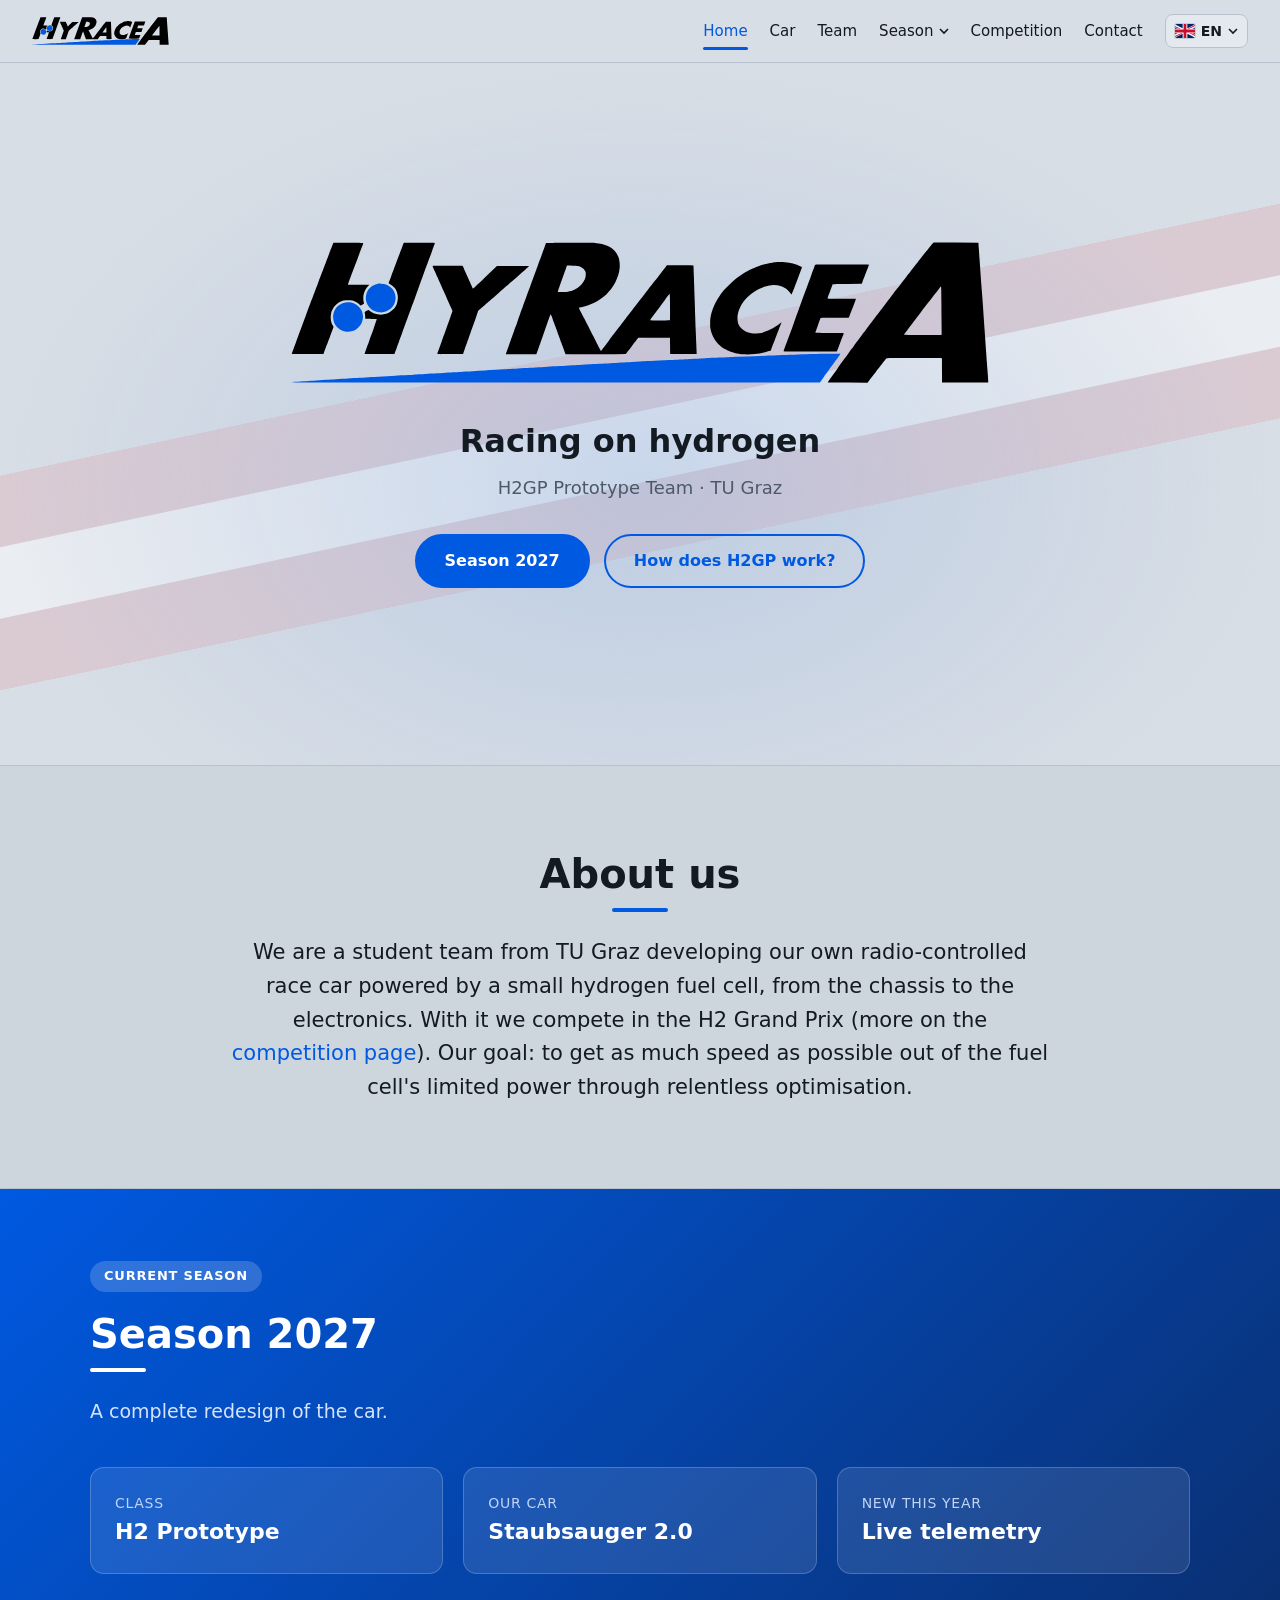
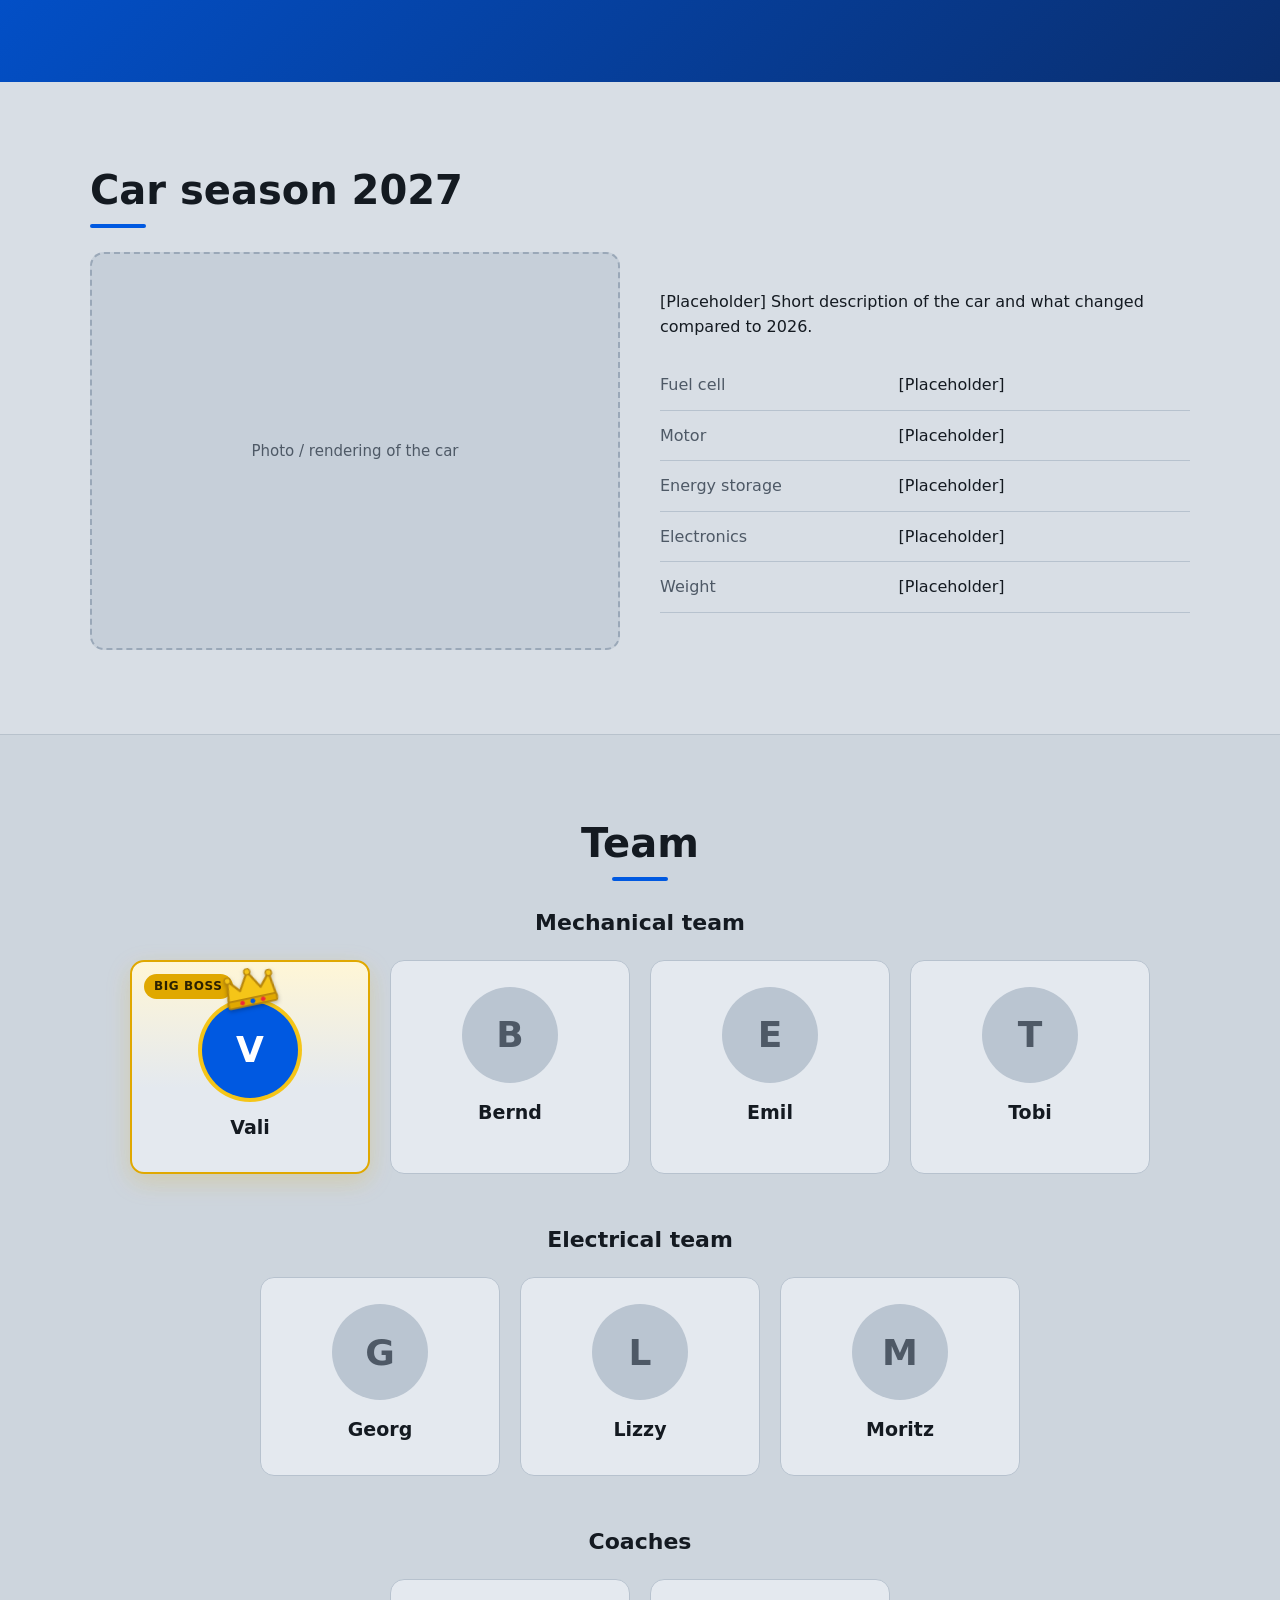
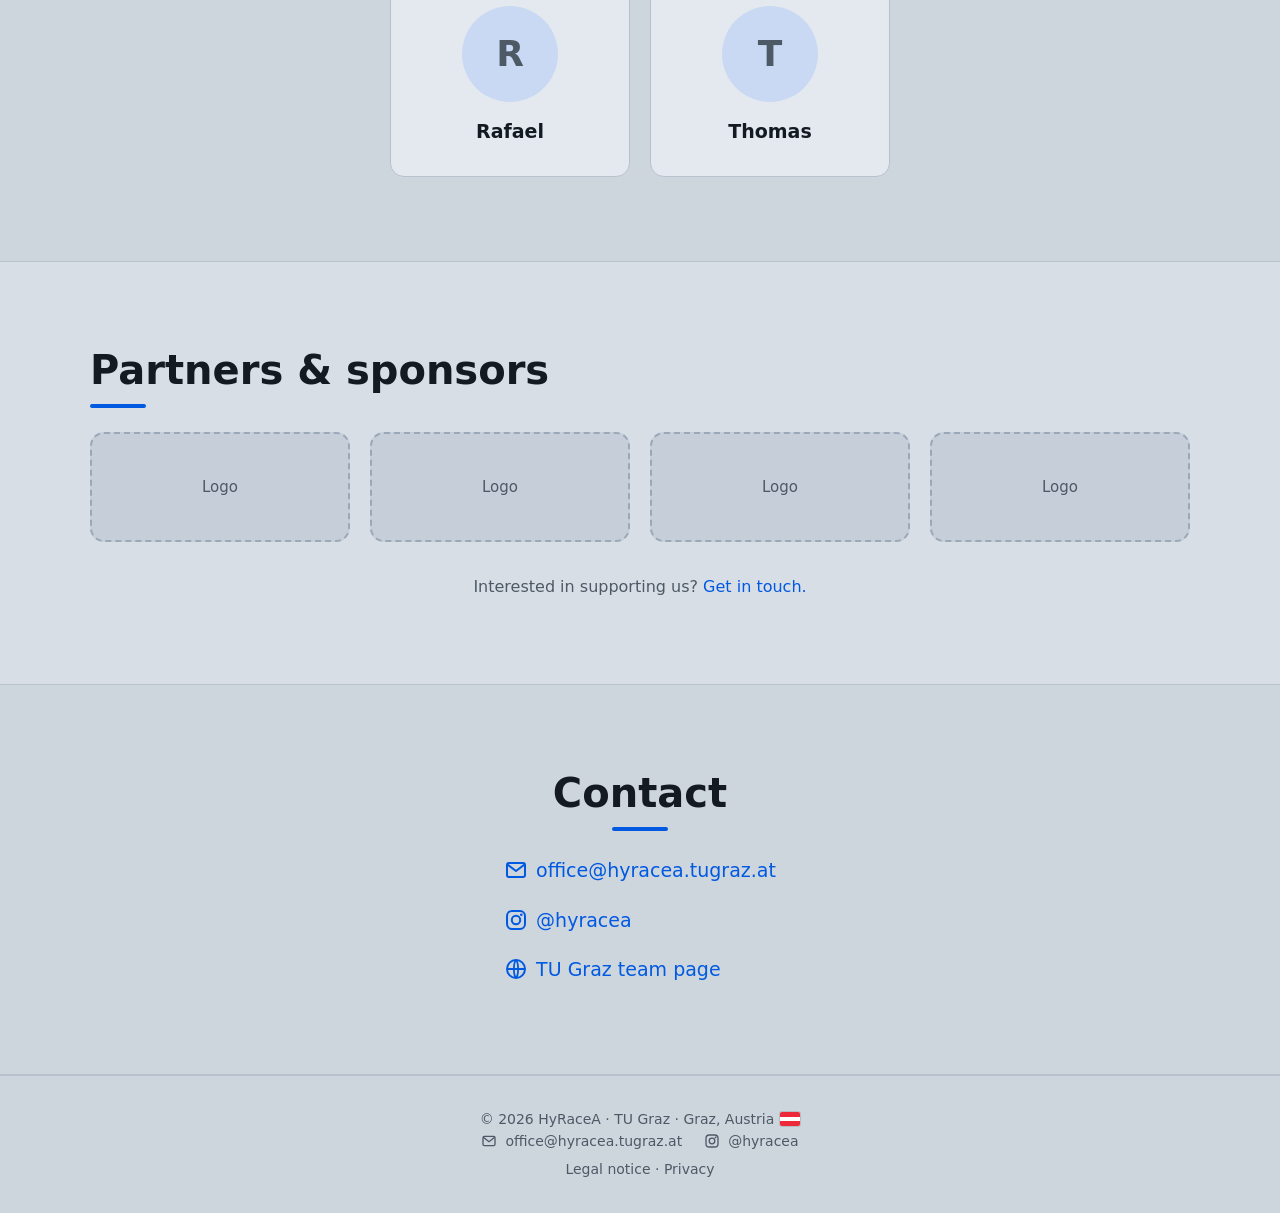
<file: index.html>
<!DOCTYPE html>
<html lang="de">
<head>
  <meta charset="UTF-8">
  <meta name="viewport" content="width=device-width, initial-scale=1.0">
  <!-- Entwurf: nicht in Suchmaschinen aufnehmen. Vor dem echten Livegang entfernen. -->
  <meta name="robots" content="noindex, nofollow">
  <title data-i18n="title.home">HyRaceA | Wasserstoff-RC-Rennteam · TU Graz</title>
  <meta name="description" content="HyRaceA ist das H2GP-Prototype-Team der TU Graz mit einem selbst entwickelten RC-Rennauto mit Wasserstoff-Brennstoffzelle.">
  <link rel="icon" href="img/logo-black.svg" type="image/svg+xml">
  <link rel="stylesheet" href="style.css">
  <script src="i18n.js" defer></script>
</head>
<body>

  <!-- ===== Navigation (auf allen Seiten gleich) ===== -->
  <header class="nav">
    <a href="index.html" class="nav-logo"><img src="img/logo-black.svg" alt="HyRaceA"></a>
    <div class="nav-right">
      <nav>
        <a href="index.html" class="active" data-i18n="nav.home">Start</a>
        <a href="index.html#car" data-i18n="nav.car">Auto</a>
        <a href="index.html#team" data-i18n="nav.team">Team</a>
        <div class="nav-drop">
          <button class="nav-drop-btn" aria-haspopup="true" aria-expanded="false"><span data-i18n="nav.season">Saison</span><svg viewBox="0 0 10 6"><path d="M1 1l4 4 4-4" fill="none" stroke="currentColor" stroke-width="1.6"/></svg></button>
          <ul class="nav-drop-menu">
            <li><a href="index.html#season">2027</a></li>
            <li><a href="season-2026.html">2026</a></li>
            <li><a href="season-2025.html">2025</a></li>
          </ul>
        </div>
        <a href="competition.html" data-i18n="nav.comp">Wettbewerb</a>
        <a href="index.html#contact" data-i18n="nav.contact">Kontakt</a>
      </nav>
      <div class="lang">
        <button class="lang-btn" aria-haspopup="true" aria-expanded="false" aria-label="Sprache wählen">
          <span class="flag flag-at"></span><span class="lang-code">DE</span>
          <svg viewBox="0 0 10 6"><path d="M1 1l4 4 4-4" fill="none" stroke="currentColor" stroke-width="1.6"/></svg>
        </button>
        <ul class="lang-menu">
          <li><button data-lang="de"><span class="flag flag-at"></span>Deutsch</button></li>
          <li><button data-lang="en"><span class="flag flag-gb"></span>English</button></li>
        </ul>
      </div>
    </div>
  </header>

  <!-- ===== Startbereich ===== -->
  <section class="hero">
    <img src="img/logo-black.svg" alt="HyRaceA" class="hero-logo">
    <p class="hero-tagline">Racing on hydrogen</p>
    <p class="hero-sub">H2GP Prototype Team · TU Graz</p>
    <div class="buttons">
      <a href="#season" class="btn" data-i18n="nav.s2027">Saison 2027</a>
      <a href="competition.html" class="btn btn-outline" data-i18n="hero.comp">Wie funktioniert H2GP?</a>
    </div>
  </section>

  <!-- ===== Über uns ===== -->
  <section id="about" class="alt">
    <div class="wrap center">
      <h2 data-i18n="about.title">Über uns</h2>
      <p class="about-text" data-i18n="about.text">Wir sind ein Studierendenteam der TU Graz und entwickeln unser eigenes ferngesteuertes Rennauto mit einer kleinen Wasserstoff-Brennstoffzelle, vom Chassis bis zur Elektronik. Damit treten wir beim H2 Grand Prix an (mehr dazu unter <a href="competition.html">Wettbewerb</a>). Unser Ziel: aus der geringen Leistung der Zelle durch konsequente Optimierung so viel Tempo wie möglich herauszuholen.</p>
    </div>
  </section>

  <!-- ===== Aktuelle Saison 2027 ===== -->
  <section class="season-band" id="season">
    <div class="wrap">
      <span class="badge" data-i18n="badge.current">Aktuelle Saison</span>
      <h2 data-i18n="nav.s2027">Saison 2027</h2>
      <p class="lead" data-i18n="band.lead">Komplette Neuentwicklung des Autos.</p>
      <div class="season-facts">
        <div><span data-i18n="band.class">Klasse</span><strong>H2 Prototype</strong></div>
        <div><span data-i18n="band.car">Unser Auto</span><strong data-i18n="band.carval">Staubsauger 2.0</strong></div>
        <div><span data-i18n="band.new">Neu dieses Jahr</span><strong data-i18n="band.newval">Live-Telemetrie</strong></div>
      </div>
    </div>
  </section>

  <!-- ===== Das Auto 2027 ===== -->
  <section id="car">
    <div class="wrap">
      <h2 data-i18n="car.title">Auto Saison 2027</h2>
      <div class="split">
        <div class="ph photo" data-i18n="car.photo">Foto / Rendering vom Auto</div>
        <div>
          <p data-i18n="car.text">[Platzhalter] Kurze Beschreibung des Autos und was sich gegenüber 2026 geändert hat.</p>
          <table class="specs">
            <tr><td data-i18n="spec.fc">Brennstoffzelle</td><td data-i18n="ph.ph">[Platzhalter]</td></tr>
            <tr><td data-i18n="spec.motor">Motor</td><td data-i18n="ph.ph">[Platzhalter]</td></tr>
            <tr><td data-i18n="spec.storage">Energiespeicher</td><td data-i18n="ph.ph">[Platzhalter]</td></tr>
            <tr><td data-i18n="spec.electronics">Elektronik</td><td data-i18n="ph.ph">[Platzhalter]</td></tr>
            <tr><td data-i18n="spec.weight">Gewicht</td><td data-i18n="ph.ph">[Platzhalter]</td></tr>
          </table>
        </div>
      </div>
    </div>
  </section>

  <!-- ===== Team: in jeder Gruppe alphabetisch ===== -->
  <section id="team" class="alt">
    <div class="wrap center">
      <h2>Team</h2>

      <h3 class="team-label" data-i18n="team.mech">Mech-Team</h3>
      <div class="team-grid">
        <div class="person boss"><span class="boss-badge">Big Boss</span><div class="avatar-wrap"><svg class="crown" viewBox="0 0 64 44" aria-hidden="true"><path d="M4 38 L8 10 L20 24 L32 4 L44 24 L56 10 L60 38 Z" fill="#F5C518" stroke="#B8860B" stroke-width="2.5" stroke-linejoin="round"/><rect x="4" y="34" width="56" height="8" rx="2" fill="#E0A800" stroke="#B8860B" stroke-width="2"/><circle cx="8" cy="10" r="3.5" fill="#F5C518" stroke="#B8860B" stroke-width="1.5"/><circle cx="32" cy="4" r="3.5" fill="#F5C518" stroke="#B8860B" stroke-width="1.5"/><circle cx="56" cy="10" r="3.5" fill="#F5C518" stroke="#B8860B" stroke-width="1.5"/><circle cx="20" cy="38" r="2.6" fill="#ED2939"/><circle cx="32" cy="38" r="2.8" fill="#0059E1"/><circle cx="44" cy="38" r="2.6" fill="#ED2939"/></svg><div class="avatar">V</div></div><h3>Vali</h3></div>
        <div class="person"><div class="avatar">B</div><h3>Bernd</h3></div>
        <div class="person"><div class="avatar">E</div><h3>Emil</h3></div>
        <div class="person"><div class="avatar">T</div><h3>Tobi</h3></div>
      </div>

      <h3 class="team-label" data-i18n="team.elec">Stromer-Team</h3>
      <div class="team-grid">
        <div class="person"><div class="avatar">G</div><h3>Georg</h3></div>
        <div class="person"><div class="avatar">L</div><h3>Lizzy</h3></div>
        <div class="person"><div class="avatar">M</div><h3>Moritz</h3></div>
      </div>

      <h3 class="team-label">Coaches</h3>
      <div class="team-grid">
        <div class="person coach"><div class="avatar">R</div><h3>Rafael</h3></div>
        <div class="person coach"><div class="avatar">T</div><h3>Thomas</h3></div>
      </div>
    </div>
  </section>

  <!-- ===== Sponsoren ===== -->
  <section id="sponsors">
    <div class="wrap">
      <h2 data-i18n="sponsors.title">Partner &amp; Sponsoren</h2>
      <div class="grid four">
        <div class="ph logo">Logo</div>
        <div class="ph logo">Logo</div>
        <div class="ph logo">Logo</div>
        <div class="ph logo">Logo</div>
      </div>
      <p class="note center" data-i18n="sponsors.note">Interesse, uns zu unterstützen? <a href="#contact">Schreib uns.</a></p>
    </div>
  </section>

  <!-- ===== Kontakt ===== -->
  <section id="contact" class="alt">
    <div class="wrap center">
      <h2 data-i18n="nav.contact">Kontakt</h2>
      <ul class="contact-list">
        <li><a class="icon-link" href="mailto:office@hyracea.tugraz.at"><svg class="ico" viewBox="0 0 24 24" aria-hidden="true"><rect x="3" y="5" width="18" height="14" rx="2" fill="none" stroke="currentColor" stroke-width="2"/><path d="M3.5 6.5l8.5 6.5 8.5-6.5" fill="none" stroke="currentColor" stroke-width="2" stroke-linejoin="round"/></svg><span>office@hyracea.tugraz.at</span></a></li>
        <li><a class="icon-link" href="https://www.instagram.com/hyracea/" target="_blank" rel="noopener"><svg class="ico" viewBox="0 0 24 24" aria-hidden="true"><rect x="3" y="3" width="18" height="18" rx="5" fill="none" stroke="currentColor" stroke-width="2"/><circle cx="12" cy="12" r="4.2" fill="none" stroke="currentColor" stroke-width="2"/><circle cx="17.3" cy="6.7" r="1.3" fill="currentColor"/></svg><span>@hyracea</span></a></li>
        <li><a class="icon-link" href="https://www.tugraz.at/studium/studieren-an-der-tu-graz/studierende/studierendenteams/wettbewerbs-und-fokusteams/hyracea-hydrogen-racing-team" target="_blank" rel="noopener"><svg class="ico" viewBox="0 0 24 24" aria-hidden="true"><circle cx="12" cy="12" r="9" fill="none" stroke="currentColor" stroke-width="2"/><path d="M3 12h18M12 3c2.8 3 2.8 15 0 18M12 3c-2.8 3-2.8 15 0 18" fill="none" stroke="currentColor" stroke-width="1.8"/></svg><span data-i18n="contact.tu">TU Graz Teamseite</span></a></li>
      </ul>
    </div>
  </section>

  <footer>
    <p>© 2026 HyRaceA · TU Graz · <span class="made-in"><span data-i18n="footer.place">Graz, Österreich</span> <span class="flag flag-at"></span></span></p>
    <p class="footer-links"><a class="icon-link" href="mailto:office@hyracea.tugraz.at"><svg class="ico" viewBox="0 0 24 24" aria-hidden="true"><rect x="3" y="5" width="18" height="14" rx="2" fill="none" stroke="currentColor" stroke-width="2"/><path d="M3.5 6.5l8.5 6.5 8.5-6.5" fill="none" stroke="currentColor" stroke-width="2" stroke-linejoin="round"/></svg><span>office@hyracea.tugraz.at</span></a> <a class="icon-link" href="https://www.instagram.com/hyracea/" target="_blank" rel="noopener"><svg class="ico" viewBox="0 0 24 24" aria-hidden="true"><rect x="3" y="3" width="18" height="18" rx="5" fill="none" stroke="currentColor" stroke-width="2"/><circle cx="12" cy="12" r="4.2" fill="none" stroke="currentColor" stroke-width="2"/><circle cx="17.3" cy="6.7" r="1.3" fill="currentColor"/></svg><span>@hyracea</span></a></p>
    <p><a href="impressum.html" data-i18n="footer.imprint">Impressum</a> · <a href="datenschutz.html" data-i18n="footer.privacy">Datenschutz</a></p>
  </footer>

</body>
</html>
</file>
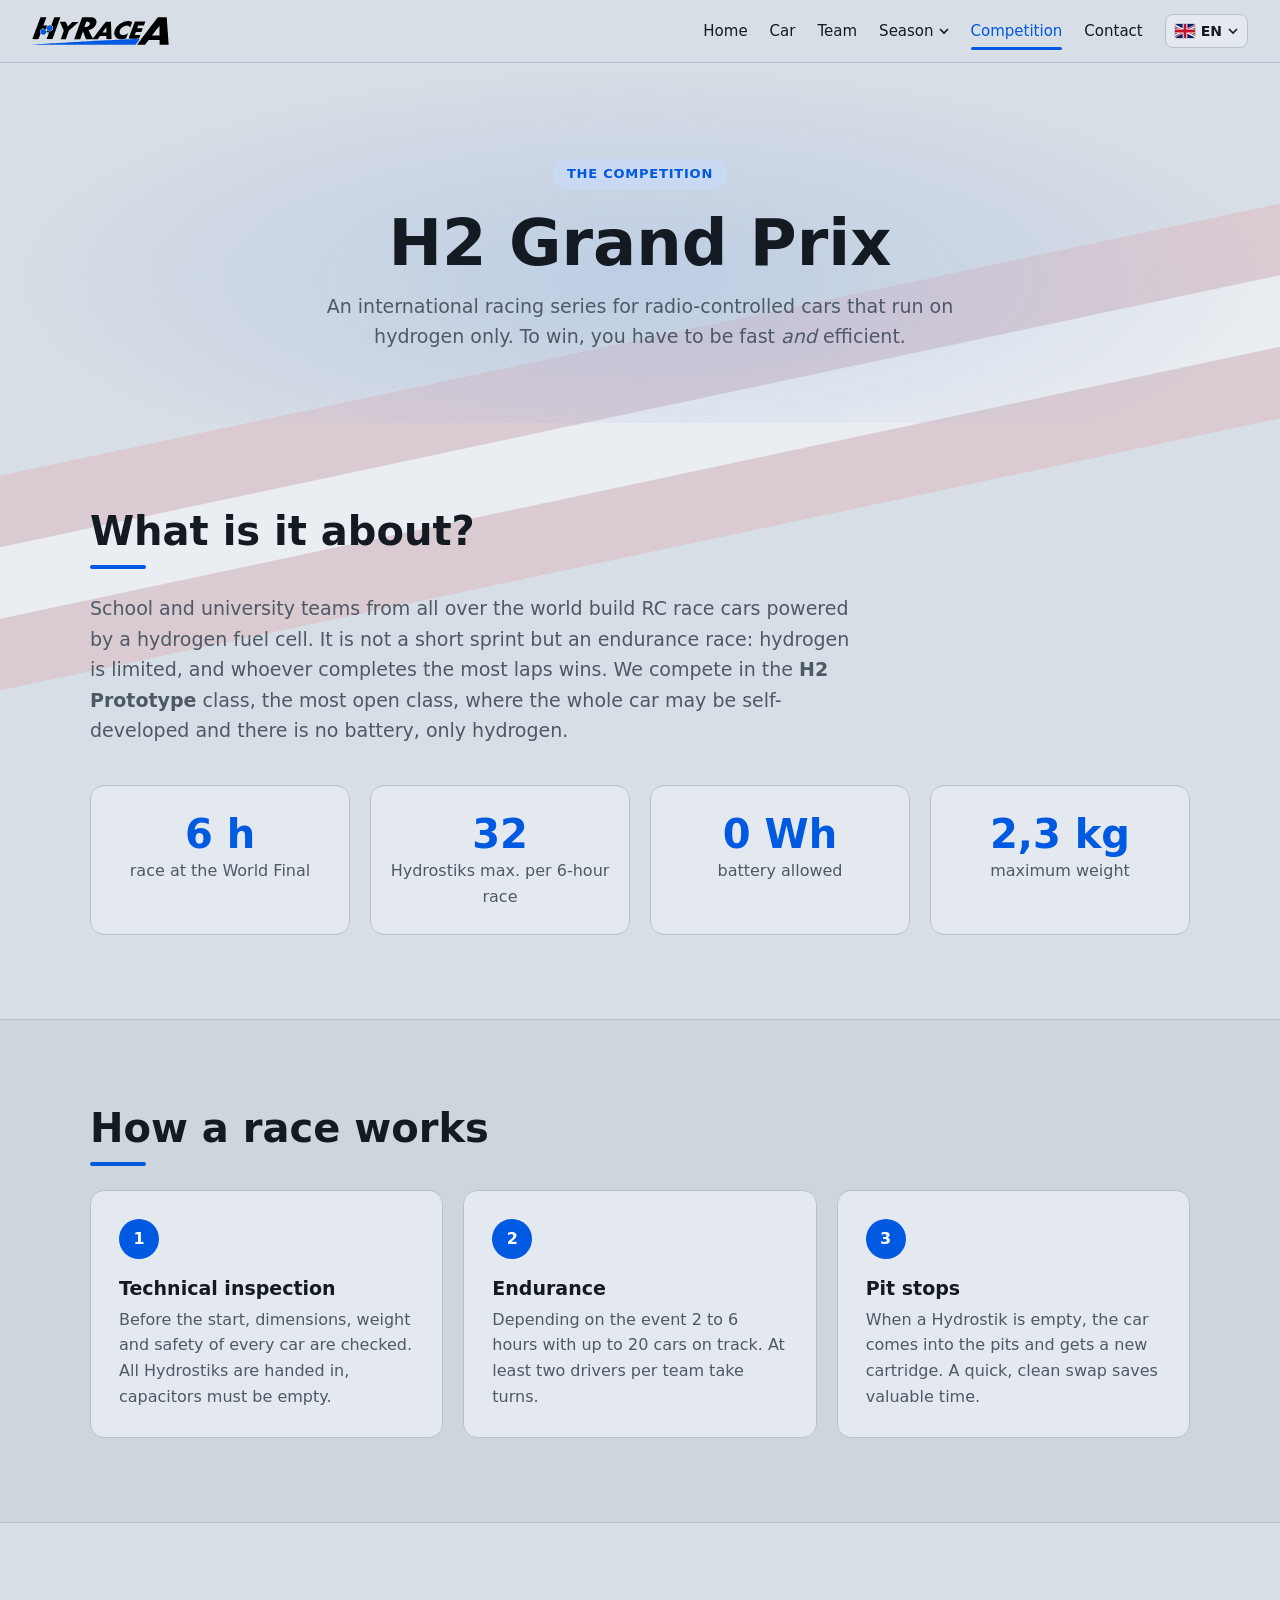
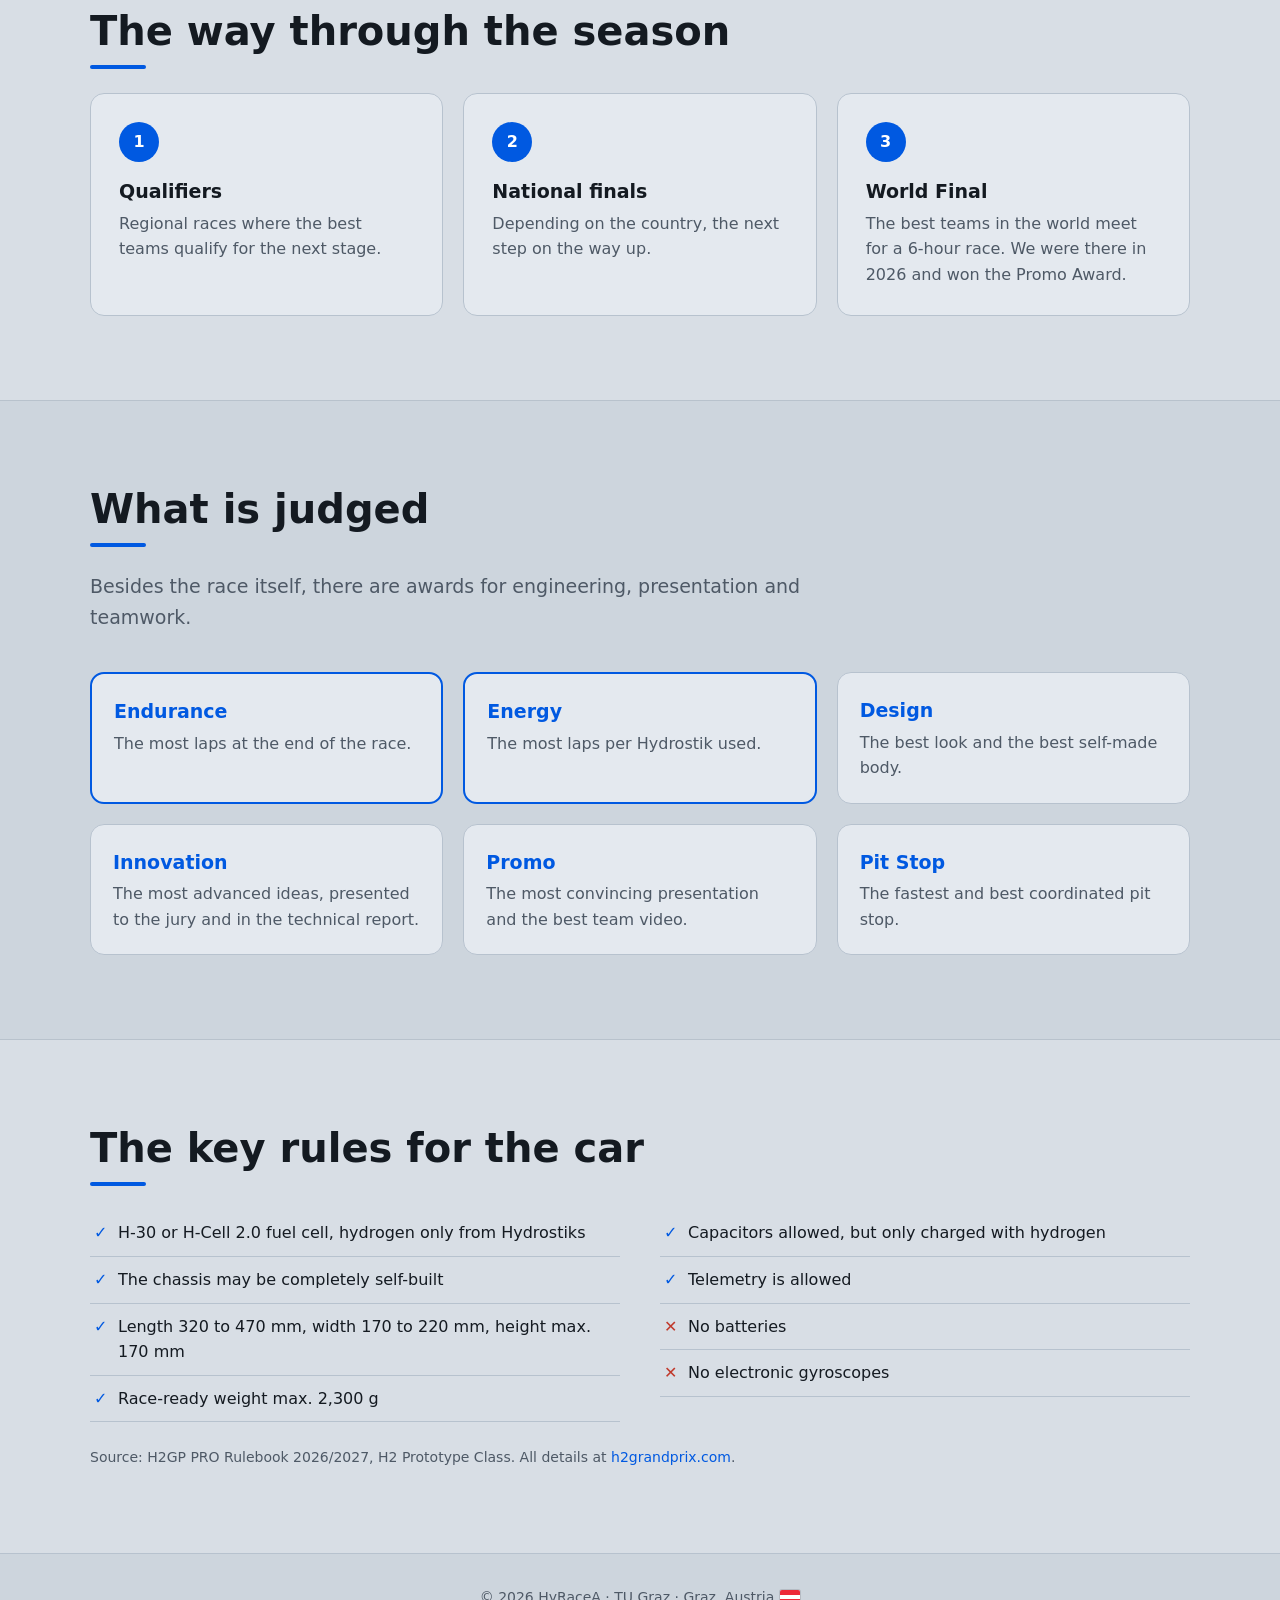
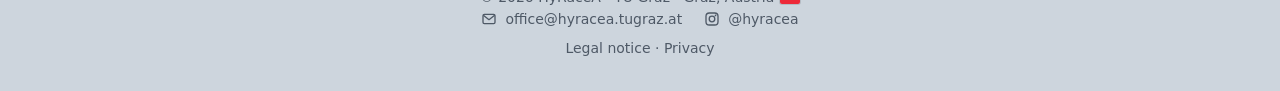
<file: competition.html>
<!DOCTYPE html>
<html lang="de">
<head>
  <meta charset="UTF-8">
  <meta name="viewport" content="width=device-width, initial-scale=1.0">
  <!-- Entwurf: nicht in Suchmaschinen aufnehmen. Vor dem echten Livegang entfernen. -->
  <meta name="robots" content="noindex, nofollow">
  <title data-i18n="title.comp">Der Wettbewerb | HyRaceA</title>
  <meta name="description" content="So funktioniert der H2 Grand Prix: Langstreckenrennen für RC-Autos mit Wasserstoff-Brennstoffzelle.">
  <link rel="icon" href="img/logo-black.svg" type="image/svg+xml">
  <link rel="stylesheet" href="style.css">
  <script src="i18n.js" defer></script>
</head>
<body>

  <header class="nav">
    <a href="index.html" class="nav-logo"><img src="img/logo-black.svg" alt="HyRaceA"></a>
    <div class="nav-right">
      <nav>
        <a href="index.html" data-i18n="nav.home">Start</a>
        <a href="index.html#car" data-i18n="nav.car">Auto</a>
        <a href="index.html#team" data-i18n="nav.team">Team</a>
        <div class="nav-drop">
          <button class="nav-drop-btn" aria-haspopup="true" aria-expanded="false"><span data-i18n="nav.season">Saison</span><svg viewBox="0 0 10 6"><path d="M1 1l4 4 4-4" fill="none" stroke="currentColor" stroke-width="1.6"/></svg></button>
          <ul class="nav-drop-menu">
            <li><a href="index.html#season">2027</a></li>
            <li><a href="season-2026.html">2026</a></li>
            <li><a href="season-2025.html">2025</a></li>
          </ul>
        </div>
        <a href="competition.html" class="active" data-i18n="nav.comp">Wettbewerb</a>
        <a href="index.html#contact" data-i18n="nav.contact">Kontakt</a>
      </nav>
      <div class="lang">
        <button class="lang-btn" aria-haspopup="true" aria-expanded="false" aria-label="Sprache wählen">
          <span class="flag flag-at"></span><span class="lang-code">DE</span>
          <svg viewBox="0 0 10 6"><path d="M1 1l4 4 4-4" fill="none" stroke="currentColor" stroke-width="1.6"/></svg>
        </button>
        <ul class="lang-menu">
          <li><button data-lang="de"><span class="flag flag-at"></span>Deutsch</button></li>
          <li><button data-lang="en"><span class="flag flag-gb"></span>English</button></li>
        </ul>
      </div>
    </div>
  </header>

  <div class="page-head">
    <span class="badge" data-i18n="comp.badge">Der Wettbewerb</span>
    <h1>H2 Grand Prix</h1>
    <p data-i18n="comp.lead">Eine internationale Rennserie für ferngesteuerte Autos, die nur mit Wasserstoff fahren. Gewinnen kann nur, wer schnell <em>und</em> sparsam ist.</p>
  </div>

  <!-- ===== Kurz erklärt ===== -->
  <section>
    <div class="wrap">
      <h2 data-i18n="comp.what">Worum geht es?</h2>
      <p class="lead" data-i18n="comp.whattext">Schul- und Uni-Teams aus der ganzen Welt bauen RC-Rennautos, die ihren Strom aus einer Wasserstoff-Brennstoffzelle bekommen. Gefahren wird kein kurzer Sprint, sondern ein Langstreckenrennen: Der Wasserstoff ist begrenzt, und wer am Ende die meisten Runden geschafft hat, gewinnt. Wir starten in der Klasse <strong>H2 Prototype</strong>, der offensten Klasse, in der das ganze Auto selbst entwickelt werden darf und es keine Batterie gibt, nur Wasserstoff.</p>
      <div class="stat-row">
        <div class="stat"><strong>6 h</strong><span data-i18n="comp.s1">Rennen im World Final</span></div>
        <div class="stat"><strong>32</strong><span data-i18n="comp.s2">Hydrostiks max. pro 6-h-Rennen</span></div>
        <div class="stat"><strong>0 Wh</strong><span data-i18n="comp.s3">Batterie erlaubt</span></div>
        <div class="stat"><strong>2,3 kg</strong><span data-i18n="comp.s4">maximales Gewicht</span></div>
      </div>
    </div>
  </section>

  <!-- ===== Ablauf eines Rennens ===== -->
  <section class="alt">
    <div class="wrap">
      <h2 data-i18n="comp.race">So läuft ein Rennen</h2>
      <div class="steps">
        <div class="step"><h3 data-i18n="comp.r1">Technische Abnahme</h3><p data-i18n="comp.r1t">Vor dem Start werden Maße, Gewicht und Sicherheit jedes Autos geprüft. Alle Hydrostiks werden abgegeben, Kondensatoren müssen leer sein.</p></div>
        <div class="step"><h3 data-i18n="comp.r2">Langstrecke</h3><p data-i18n="comp.r2t">Je nach Event 2 bis 6 Stunden mit bis zu 20 Autos auf der Strecke. Mindestens zwei Fahrer pro Team wechseln sich ab.</p></div>
        <div class="step"><h3 data-i18n="comp.r3">Boxenstopps</h3><p data-i18n="comp.r3t">Ist ein Hydrostik leer, kommt das Auto in die Box und bekommt eine neue Kartusche. Ein schneller, sauberer Wechsel spart wertvolle Zeit.</p></div>
      </div>
    </div>
  </section>

  <!-- ===== Weg durch die Saison ===== -->
  <section>
    <div class="wrap">
      <h2 data-i18n="comp.season">Der Weg durch die Saison</h2>
      <div class="steps">
        <div class="step"><h3 data-i18n="comp.q">Qualifier</h3><p data-i18n="comp.qt">Regionale Rennen, bei denen sich die besten Teams für die nächste Stufe qualifizieren.</p></div>
        <div class="step"><h3 data-i18n="comp.n">Nationale Finals</h3><p data-i18n="comp.nt">Je nach Land die nächste Stufe auf dem Weg nach oben.</p></div>
        <div class="step"><h3>World Final</h3><p data-i18n="comp.wt">Die besten Teams der Welt treffen sich zum 6-Stunden-Rennen. 2026 waren wir dabei und haben den Promo Award gewonnen.</p></div>
      </div>
    </div>
  </section>

  <!-- ===== Wertungen ===== -->
  <section class="alt">
    <div class="wrap">
      <h2 data-i18n="comp.awards">Was bewertet wird</h2>
      <p class="lead" data-i18n="comp.awardslead">Neben dem Rennen selbst gibt es Preise für Technik, Auftritt und Teamarbeit.</p>
      <div class="grid three">
        <div class="award main"><h3>Endurance</h3><p data-i18n="comp.a1">Die meisten Runden am Ende des Rennens.</p></div>
        <div class="award main"><h3>Energy</h3><p data-i18n="comp.a2">Die meisten Runden pro verbrauchtem Hydrostik.</p></div>
        <div class="award"><h3>Design</h3><p data-i18n="comp.a3">Das beste Aussehen und die beste selbst gebaute Karosserie.</p></div>
        <div class="award"><h3>Innovation</h3><p data-i18n="comp.a4">Die fortschrittlichsten Ideen, vorgestellt der Jury und im Technical Report.</p></div>
        <div class="award"><h3>Promo</h3><p data-i18n="comp.a5">Die überzeugendste Präsentation und das beste Team-Video.</p></div>
        <div class="award"><h3>Pit Stop</h3><p data-i18n="comp.a6">Der schnellste und am besten abgestimmte Boxenstopp.</p></div>
      </div>
    </div>
  </section>

  <!-- ===== Wichtigste Regeln für das Auto ===== -->
  <section>
    <div class="wrap">
      <h2 data-i18n="comp.rules">Die wichtigsten Regeln fürs Auto</h2>
      <ul class="rules">
        <li data-i18n="comp.l1">Brennstoffzelle H-30 bzw. H-Cell 2.0, Wasserstoff nur aus Hydrostiks</li>
        <li data-i18n="comp.l2">Chassis darf komplett selbst gebaut werden</li>
        <li data-i18n="comp.l3">Länge 320 bis 470 mm, Breite 170 bis 220 mm, Höhe max. 170 mm</li>
        <li data-i18n="comp.l4">Gewicht fahrbereit höchstens 2.300 g</li>
        <li data-i18n="comp.l5">Kondensatoren erlaubt, aber nur mit Wasserstoff geladen</li>
        <li data-i18n="comp.l6">Telemetrie ist erlaubt</li>
        <li class="no" data-i18n="comp.l7">Keine Batterien</li>
        <li class="no" data-i18n="comp.l8">Keine elektronischen Gyroskope</li>
      </ul>
      <p class="source" data-i18n="comp.source">Quelle: H2GP PRO Rulebook 2026/2027, H2 Prototype Class. Alle Details auf <a href="https://www.h2grandprix.com" target="_blank" rel="noopener">h2grandprix.com</a>.</p>
    </div>
  </section>

  <footer>
    <p>© 2026 HyRaceA · TU Graz · <span class="made-in"><span data-i18n="footer.place">Graz, Österreich</span> <span class="flag flag-at"></span></span></p>
    <p class="footer-links"><a class="icon-link" href="mailto:office@hyracea.tugraz.at"><svg class="ico" viewBox="0 0 24 24" aria-hidden="true"><rect x="3" y="5" width="18" height="14" rx="2" fill="none" stroke="currentColor" stroke-width="2"/><path d="M3.5 6.5l8.5 6.5 8.5-6.5" fill="none" stroke="currentColor" stroke-width="2" stroke-linejoin="round"/></svg><span>office@hyracea.tugraz.at</span></a> <a class="icon-link" href="https://www.instagram.com/hyracea/" target="_blank" rel="noopener"><svg class="ico" viewBox="0 0 24 24" aria-hidden="true"><rect x="3" y="3" width="18" height="18" rx="5" fill="none" stroke="currentColor" stroke-width="2"/><circle cx="12" cy="12" r="4.2" fill="none" stroke="currentColor" stroke-width="2"/><circle cx="17.3" cy="6.7" r="1.3" fill="currentColor"/></svg><span>@hyracea</span></a></p>
    <p><a href="impressum.html" data-i18n="footer.imprint">Impressum</a> · <a href="datenschutz.html" data-i18n="footer.privacy">Datenschutz</a></p>
  </footer>

</body>
</html>
</file>
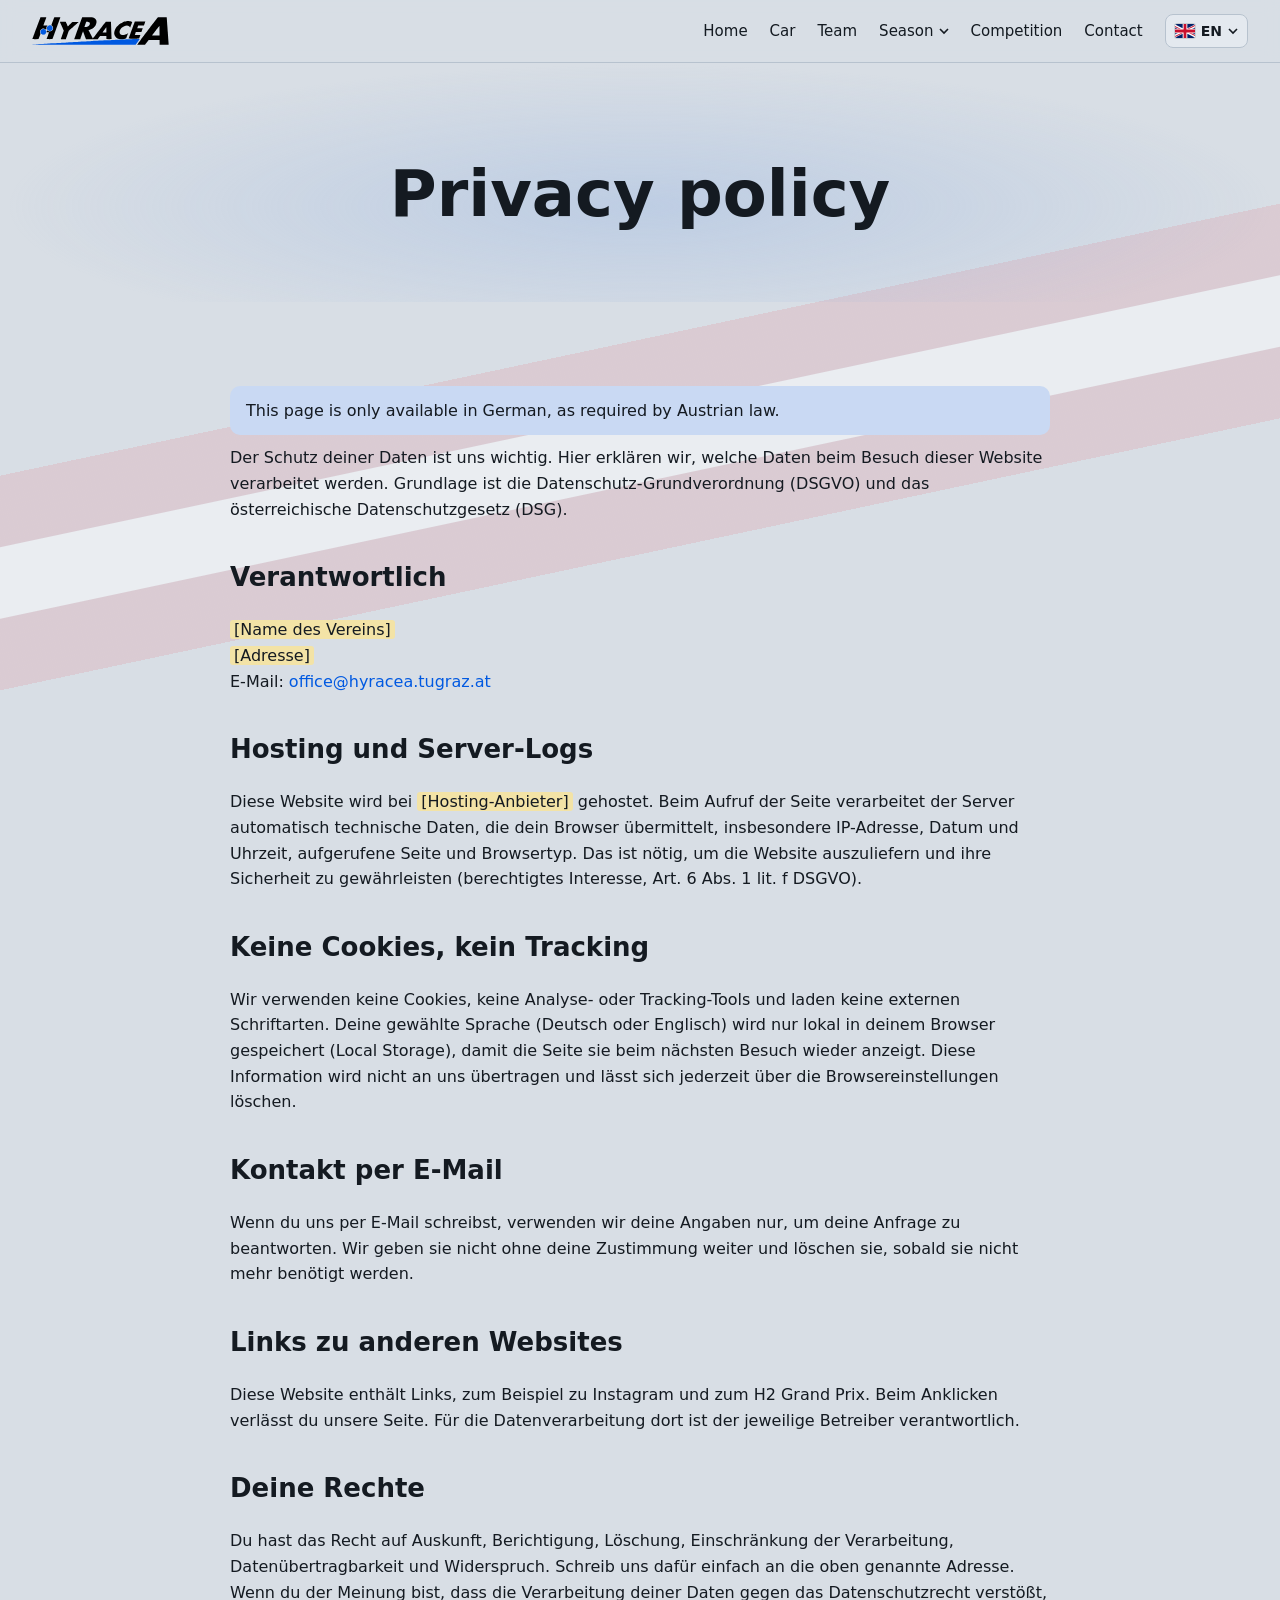
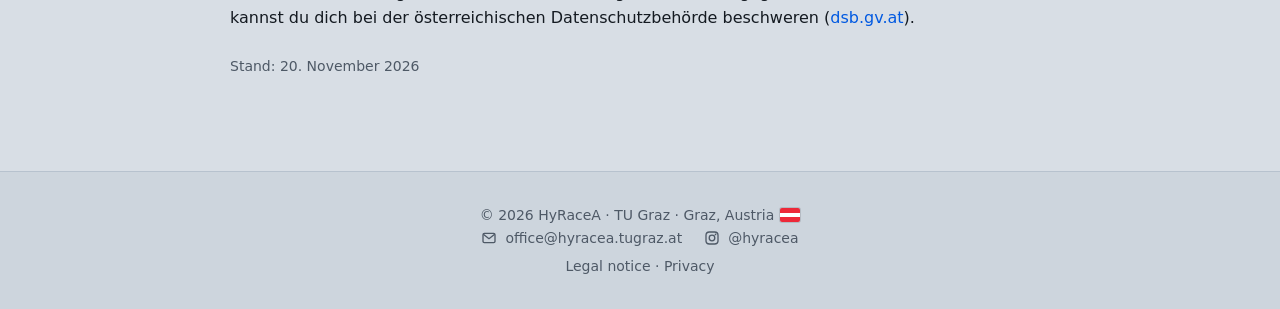
<file: datenschutz.html>
<!DOCTYPE html>
<html lang="de">
<head>
  <meta charset="UTF-8">
  <meta name="viewport" content="width=device-width, initial-scale=1.0">
  <title data-i18n="title.ds">Datenschutz | HyRaceA</title>
  <meta name="robots" content="noindex">
  <link rel="icon" href="img/logo-black.svg" type="image/svg+xml">
  <link rel="stylesheet" href="style.css">
  <script src="i18n.js" defer></script>
</head>
<body>

  <header class="nav">
    <a href="index.html" class="nav-logo"><img src="img/logo-black.svg" alt="HyRaceA"></a>
    <div class="nav-right">
      <nav>
        <a href="index.html" data-i18n="nav.home">Start</a>
        <a href="index.html#car" data-i18n="nav.car">Auto</a>
        <a href="index.html#team" data-i18n="nav.team">Team</a>
        <div class="nav-drop">
          <button class="nav-drop-btn" aria-haspopup="true" aria-expanded="false"><span data-i18n="nav.season">Saison</span><svg viewBox="0 0 10 6"><path d="M1 1l4 4 4-4" fill="none" stroke="currentColor" stroke-width="1.6"/></svg></button>
          <ul class="nav-drop-menu">
            <li><a href="index.html#season">2027</a></li>
            <li><a href="season-2026.html">2026</a></li>
            <li><a href="season-2025.html">2025</a></li>
          </ul>
        </div>
        <a href="competition.html" data-i18n="nav.comp">Wettbewerb</a>
        <a href="index.html#contact" data-i18n="nav.contact">Kontakt</a>
      </nav>
      <div class="lang">
        <button class="lang-btn" aria-haspopup="true" aria-expanded="false" aria-label="Sprache wählen">
          <span class="flag flag-at"></span><span class="lang-code">DE</span>
          <svg viewBox="0 0 10 6"><path d="M1 1l4 4 4-4" fill="none" stroke="currentColor" stroke-width="1.6"/></svg>
        </button>
        <ul class="lang-menu">
          <li><button data-lang="de"><span class="flag flag-at"></span>Deutsch</button></li>
          <li><button data-lang="en"><span class="flag flag-gb"></span>English</button></li>
        </ul>
      </div>
    </div>
  </header>

  <div class="page-head">
    <h1 data-i18n="title.dsh">Datenschutz</h1>
  </div>

  <section>
    <div class="wrap legal">
      <p class="lang-note" data-i18n="legal.note"></p>
      <p>Der Schutz deiner Daten ist uns wichtig. Hier erklären wir, welche Daten beim Besuch dieser Website verarbeitet werden. Grundlage ist die Datenschutz-Grundverordnung (DSGVO) und das österreichische Datenschutzgesetz (DSG).</p>

      <h2>Verantwortlich</h2>
      <p><span class="ph-text">[Name des Vereins]</span><br>
      <span class="ph-text">[Adresse]</span><br>
      E-Mail: <a href="mailto:office@hyracea.tugraz.at">office@hyracea.tugraz.at</a></p>

      <h2>Hosting und Server-Logs</h2>
      <p>Diese Website wird bei <span class="ph-text">[Hosting-Anbieter]</span> gehostet. Beim Aufruf der Seite verarbeitet der Server automatisch technische Daten, die dein Browser übermittelt, insbesondere IP-Adresse, Datum und Uhrzeit, aufgerufene Seite und Browsertyp. Das ist nötig, um die Website auszuliefern und ihre Sicherheit zu gewährleisten (berechtigtes Interesse, Art. 6 Abs. 1 lit. f DSGVO).</p>

      <h2>Keine Cookies, kein Tracking</h2>
      <p>Wir verwenden keine Cookies, keine Analyse- oder Tracking-Tools und laden keine externen Schriftarten. Deine gewählte Sprache (Deutsch oder Englisch) wird nur lokal in deinem Browser gespeichert (Local Storage), damit die Seite sie beim nächsten Besuch wieder anzeigt. Diese Information wird nicht an uns übertragen und lässt sich jederzeit über die Browsereinstellungen löschen.</p>

      <h2>Kontakt per E-Mail</h2>
      <p>Wenn du uns per E-Mail schreibst, verwenden wir deine Angaben nur, um deine Anfrage zu beantworten. Wir geben sie nicht ohne deine Zustimmung weiter und löschen sie, sobald sie nicht mehr benötigt werden.</p>

      <h2>Links zu anderen Websites</h2>
      <p>Diese Website enthält Links, zum Beispiel zu Instagram und zum H2 Grand Prix. Beim Anklicken verlässt du unsere Seite. Für die Datenverarbeitung dort ist der jeweilige Betreiber verantwortlich.</p>

      <h2>Deine Rechte</h2>
      <p>Du hast das Recht auf Auskunft, Berichtigung, Löschung, Einschränkung der Verarbeitung, Datenübertragbarkeit und Widerspruch. Schreib uns dafür einfach an die oben genannte Adresse. Wenn du der Meinung bist, dass die Verarbeitung deiner Daten gegen das Datenschutzrecht verstößt, kannst du dich bei der österreichischen Datenschutzbehörde beschweren (<a href="https://www.dsb.gv.at" target="_blank" rel="noopener">dsb.gv.at</a>).</p>

      <p class="source">Stand: 20. November 2026</p>
    </div>
  </section>

  <footer>
    <p>© 2026 HyRaceA · TU Graz · <span class="made-in"><span data-i18n="footer.place">Graz, Österreich</span> <span class="flag flag-at"></span></span></p>
    <p class="footer-links"><a class="icon-link" href="mailto:office@hyracea.tugraz.at"><svg class="ico" viewBox="0 0 24 24" aria-hidden="true"><rect x="3" y="5" width="18" height="14" rx="2" fill="none" stroke="currentColor" stroke-width="2"/><path d="M3.5 6.5l8.5 6.5 8.5-6.5" fill="none" stroke="currentColor" stroke-width="2" stroke-linejoin="round"/></svg><span>office@hyracea.tugraz.at</span></a> <a class="icon-link" href="https://www.instagram.com/hyracea/" target="_blank" rel="noopener"><svg class="ico" viewBox="0 0 24 24" aria-hidden="true"><rect x="3" y="3" width="18" height="18" rx="5" fill="none" stroke="currentColor" stroke-width="2"/><circle cx="12" cy="12" r="4.2" fill="none" stroke="currentColor" stroke-width="2"/><circle cx="17.3" cy="6.7" r="1.3" fill="currentColor"/></svg><span>@hyracea</span></a></p>
    <p><a href="impressum.html" data-i18n="footer.imprint">Impressum</a> · <a href="datenschutz.html" data-i18n="footer.privacy">Datenschutz</a></p>
  </footer>

</body>
</html>
</file>
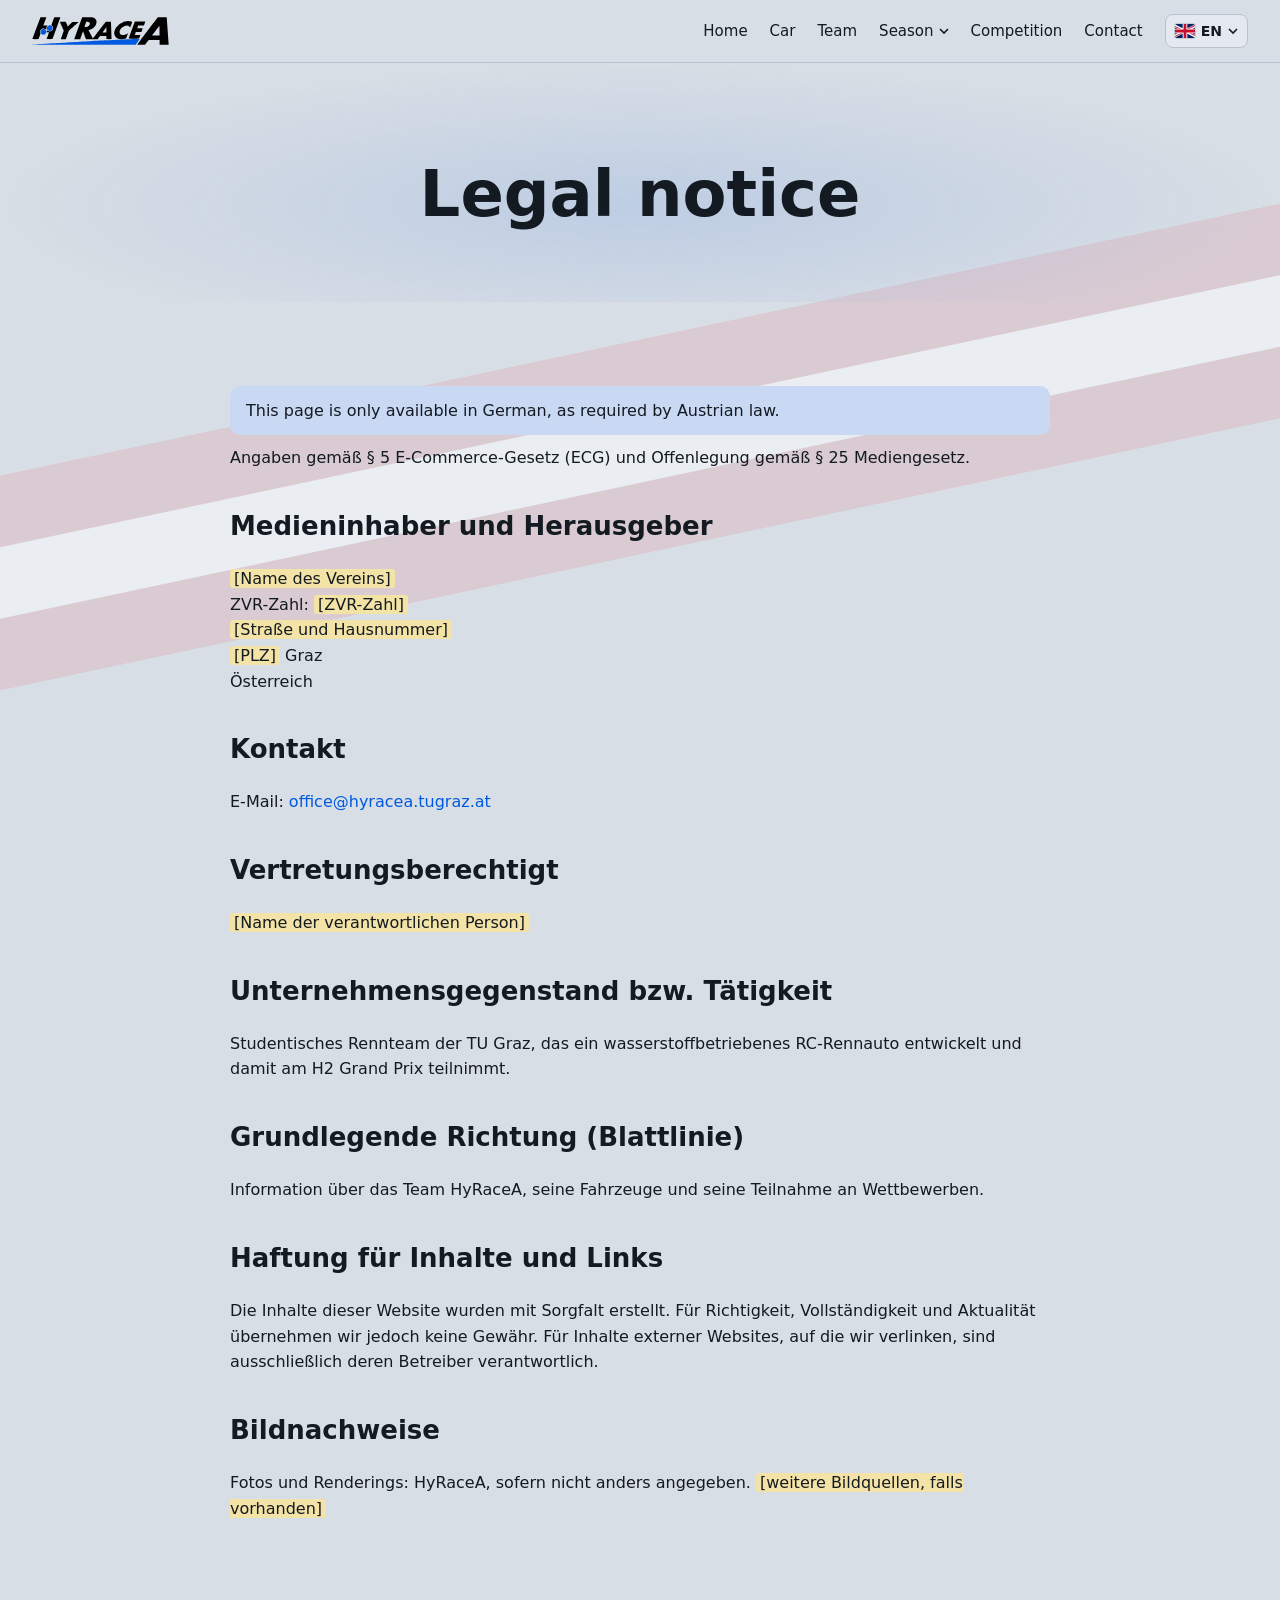
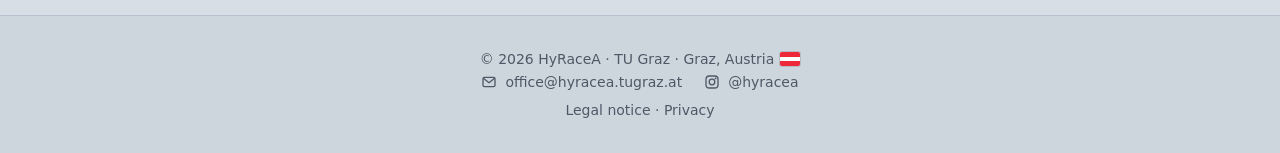
<file: impressum.html>
<!DOCTYPE html>
<html lang="de">
<head>
  <meta charset="UTF-8">
  <meta name="viewport" content="width=device-width, initial-scale=1.0">
  <title data-i18n="title.imp">Impressum | HyRaceA</title>
  <meta name="robots" content="noindex">
  <link rel="icon" href="img/logo-black.svg" type="image/svg+xml">
  <link rel="stylesheet" href="style.css">
  <script src="i18n.js" defer></script>
</head>
<body>

  <header class="nav">
    <a href="index.html" class="nav-logo"><img src="img/logo-black.svg" alt="HyRaceA"></a>
    <div class="nav-right">
      <nav>
        <a href="index.html" data-i18n="nav.home">Start</a>
        <a href="index.html#car" data-i18n="nav.car">Auto</a>
        <a href="index.html#team" data-i18n="nav.team">Team</a>
        <div class="nav-drop">
          <button class="nav-drop-btn" aria-haspopup="true" aria-expanded="false"><span data-i18n="nav.season">Saison</span><svg viewBox="0 0 10 6"><path d="M1 1l4 4 4-4" fill="none" stroke="currentColor" stroke-width="1.6"/></svg></button>
          <ul class="nav-drop-menu">
            <li><a href="index.html#season">2027</a></li>
            <li><a href="season-2026.html">2026</a></li>
            <li><a href="season-2025.html">2025</a></li>
          </ul>
        </div>
        <a href="competition.html" data-i18n="nav.comp">Wettbewerb</a>
        <a href="index.html#contact" data-i18n="nav.contact">Kontakt</a>
      </nav>
      <div class="lang">
        <button class="lang-btn" aria-haspopup="true" aria-expanded="false" aria-label="Sprache wählen">
          <span class="flag flag-at"></span><span class="lang-code">DE</span>
          <svg viewBox="0 0 10 6"><path d="M1 1l4 4 4-4" fill="none" stroke="currentColor" stroke-width="1.6"/></svg>
        </button>
        <ul class="lang-menu">
          <li><button data-lang="de"><span class="flag flag-at"></span>Deutsch</button></li>
          <li><button data-lang="en"><span class="flag flag-gb"></span>English</button></li>
        </ul>
      </div>
    </div>
  </header>

  <div class="page-head">
    <h1 data-i18n="title.imph">Impressum</h1>
  </div>

  <section>
    <div class="wrap legal">
      <p class="lang-note" data-i18n="legal.note"></p>
      <p>Angaben gemäß § 5 E-Commerce-Gesetz (ECG) und Offenlegung gemäß § 25 Mediengesetz.</p>

      <h2>Medieninhaber und Herausgeber</h2>
      <p><span class="ph-text">[Name des Vereins]</span><br>
      ZVR-Zahl: <span class="ph-text">[ZVR-Zahl]</span><br>
      <span class="ph-text">[Straße und Hausnummer]</span><br>
      <span class="ph-text">[PLZ]</span> Graz<br>
      Österreich</p>

      <h2>Kontakt</h2>
      <p>E-Mail: <a href="mailto:office@hyracea.tugraz.at">office@hyracea.tugraz.at</a></p>

      <h2>Vertretungsberechtigt</h2>
      <p><span class="ph-text">[Name der verantwortlichen Person]</span></p>

      <h2>Unternehmensgegenstand bzw. Tätigkeit</h2>
      <p>Studentisches Rennteam der TU Graz, das ein wasserstoffbetriebenes RC-Rennauto entwickelt und damit am H2 Grand Prix teilnimmt.</p>

      <h2>Grundlegende Richtung (Blattlinie)</h2>
      <p>Information über das Team HyRaceA, seine Fahrzeuge und seine Teilnahme an Wettbewerben.</p>

      <h2>Haftung für Inhalte und Links</h2>
      <p>Die Inhalte dieser Website wurden mit Sorgfalt erstellt. Für Richtigkeit, Vollständigkeit und Aktualität übernehmen wir jedoch keine Gewähr. Für Inhalte externer Websites, auf die wir verlinken, sind ausschließlich deren Betreiber verantwortlich.</p>

      <h2>Bildnachweise</h2>
      <p>Fotos und Renderings: HyRaceA, sofern nicht anders angegeben. <span class="ph-text">[weitere Bildquellen, falls vorhanden]</span></p>
    </div>
  </section>

  <footer>
    <p>© 2026 HyRaceA · TU Graz · <span class="made-in"><span data-i18n="footer.place">Graz, Österreich</span> <span class="flag flag-at"></span></span></p>
    <p class="footer-links"><a class="icon-link" href="mailto:office@hyracea.tugraz.at"><svg class="ico" viewBox="0 0 24 24" aria-hidden="true"><rect x="3" y="5" width="18" height="14" rx="2" fill="none" stroke="currentColor" stroke-width="2"/><path d="M3.5 6.5l8.5 6.5 8.5-6.5" fill="none" stroke="currentColor" stroke-width="2" stroke-linejoin="round"/></svg><span>office@hyracea.tugraz.at</span></a> <a class="icon-link" href="https://www.instagram.com/hyracea/" target="_blank" rel="noopener"><svg class="ico" viewBox="0 0 24 24" aria-hidden="true"><rect x="3" y="3" width="18" height="18" rx="5" fill="none" stroke="currentColor" stroke-width="2"/><circle cx="12" cy="12" r="4.2" fill="none" stroke="currentColor" stroke-width="2"/><circle cx="17.3" cy="6.7" r="1.3" fill="currentColor"/></svg><span>@hyracea</span></a></p>
    <p><a href="impressum.html" data-i18n="footer.imprint">Impressum</a> · <a href="datenschutz.html" data-i18n="footer.privacy">Datenschutz</a></p>
  </footer>

</body>
</html>
</file>
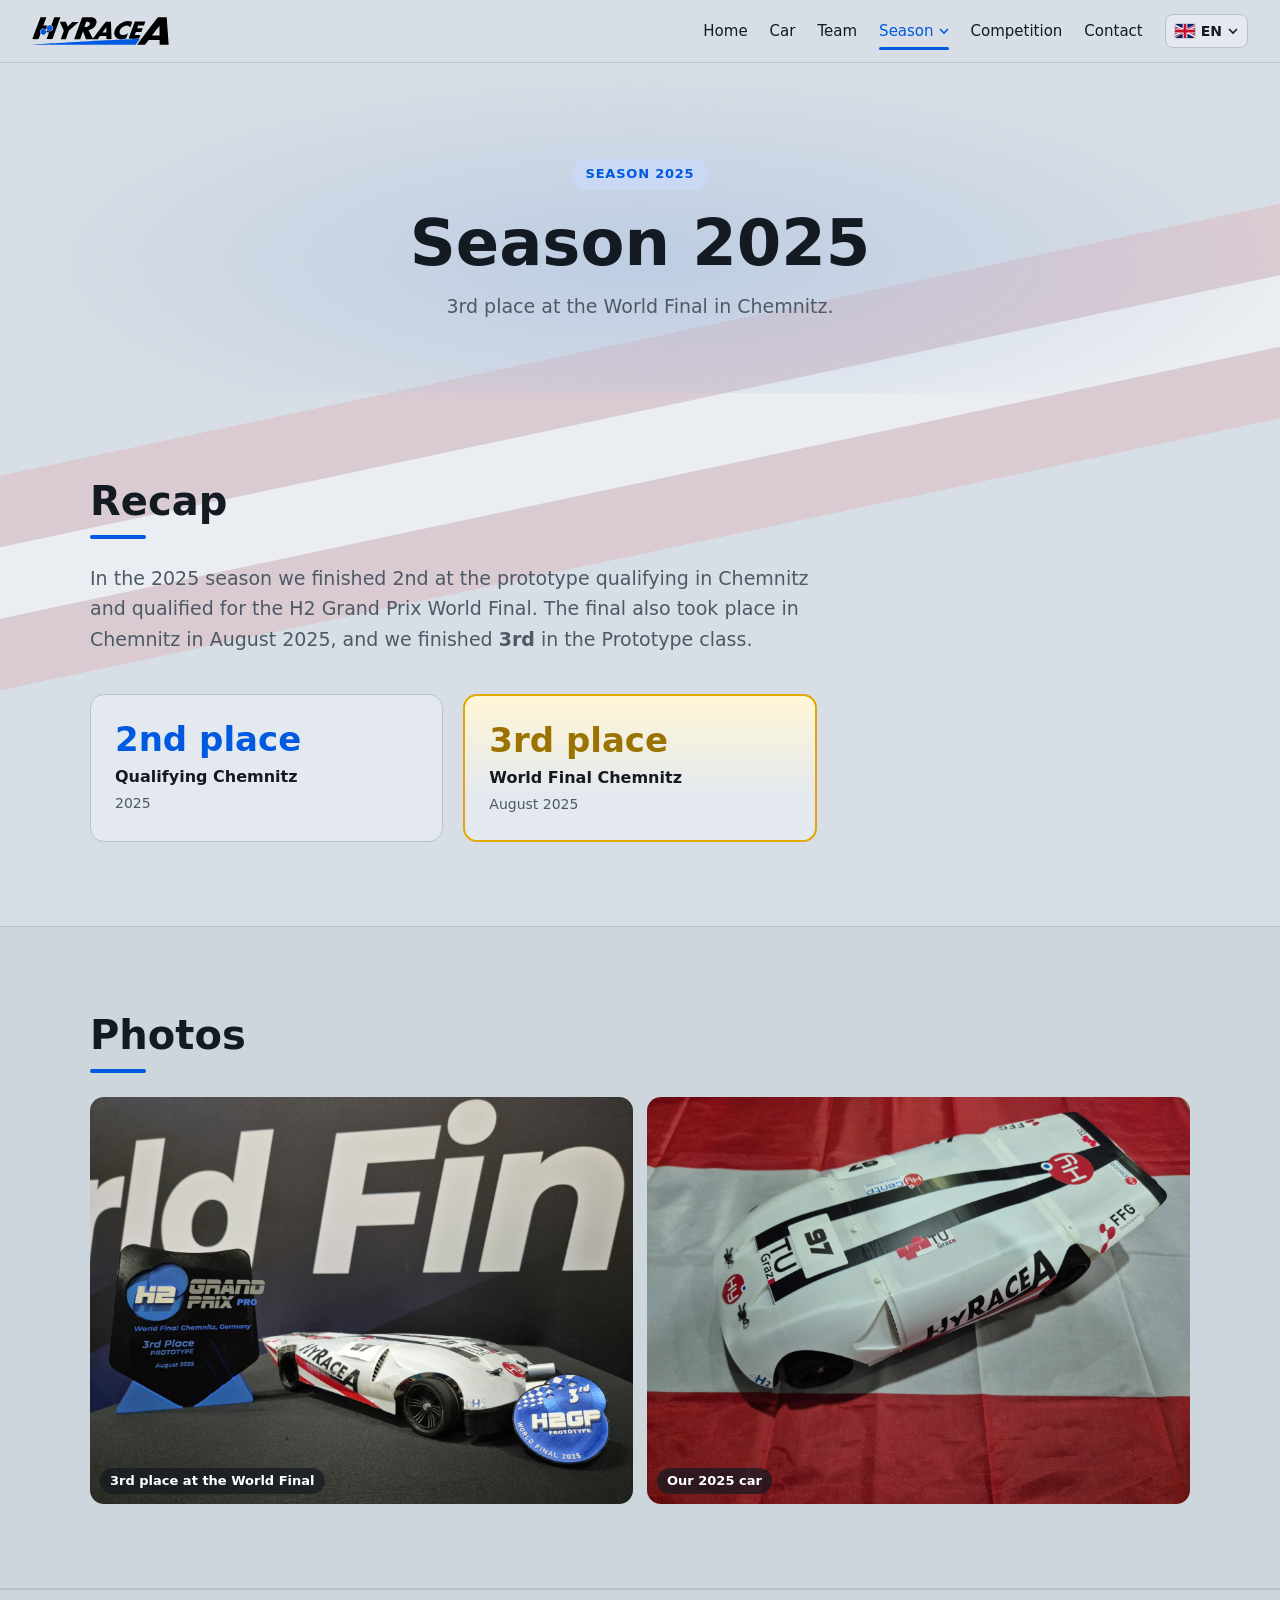
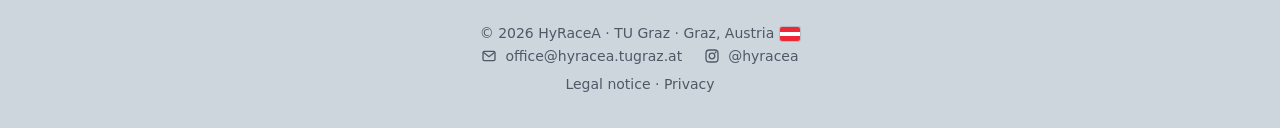
<file: season-2025.html>
<!DOCTYPE html>
<html lang="de">
<head>
  <meta charset="UTF-8">
  <meta name="viewport" content="width=device-width, initial-scale=1.0">
  <!-- Entwurf: nicht in Suchmaschinen aufnehmen. Vor dem echten Livegang entfernen. -->
  <meta name="robots" content="noindex, nofollow">
  <title data-i18n="title.s2025">Saison 2025 | HyRaceA</title>
  <meta name="description" content="Rückblick und Fotos der H2GP-Saison 2025 von HyRaceA.">
  <link rel="icon" href="img/logo-black.svg" type="image/svg+xml">
  <link rel="stylesheet" href="style.css">
  <script src="i18n.js" defer></script>
</head>
<body>

  <header class="nav">
    <a href="index.html" class="nav-logo"><img src="img/logo-black.svg" alt="HyRaceA"></a>
    <div class="nav-right">
      <nav>
        <a href="index.html" data-i18n="nav.home">Start</a>
        <a href="index.html#car" data-i18n="nav.car">Auto</a>
        <a href="index.html#team" data-i18n="nav.team">Team</a>
        <div class="nav-drop active">
          <button class="nav-drop-btn" aria-haspopup="true" aria-expanded="false"><span data-i18n="nav.season">Saison</span><svg viewBox="0 0 10 6"><path d="M1 1l4 4 4-4" fill="none" stroke="currentColor" stroke-width="1.6"/></svg></button>
          <ul class="nav-drop-menu">
            <li><a href="index.html#season">2027</a></li>
            <li><a href="season-2026.html">2026</a></li>
            <li><a href="season-2025.html" class="current">2025</a></li>
          </ul>
        </div>
        <a href="competition.html" data-i18n="nav.comp">Wettbewerb</a>
        <a href="index.html#contact" data-i18n="nav.contact">Kontakt</a>
      </nav>
      <div class="lang">
        <button class="lang-btn" aria-haspopup="true" aria-expanded="false" aria-label="Sprache wählen">
          <span class="flag flag-at"></span><span class="lang-code">DE</span>
          <svg viewBox="0 0 10 6"><path d="M1 1l4 4 4-4" fill="none" stroke="currentColor" stroke-width="1.6"/></svg>
        </button>
        <ul class="lang-menu">
          <li><button data-lang="de"><span class="flag flag-at"></span>Deutsch</button></li>
          <li><button data-lang="en"><span class="flag flag-gb"></span>English</button></li>
        </ul>
      </div>
    </div>
  </header>

  <div class="page-head">
    <span class="badge" data-i18n="badge.s2025">Saison 2025</span>
    <h1 data-i18n="nav.s2025">Saison 2025</h1>
    <p data-i18n="s25.lead">Platz 3 beim World Final in Chemnitz.</p>
  </div>

  <!-- ===== Rückblick ===== -->
  <section>
    <div class="wrap">
      <h2 data-i18n="s26.recap">Rückblick</h2>
      <p class="lead" data-i18n="s25.text">In der Saison 2025 sind wir beim Prototype-Qualifying in Chemnitz auf Platz 2 gefahren und haben uns damit für das H2 Grand Prix World Final qualifiziert. Das Finale fand im August 2025 ebenfalls in Chemnitz statt, und dort sind wir in der Prototype-Klasse auf <strong>Platz 3</strong> gefahren.</p>
      <div class="results">
        <div class="result"><strong data-i18n="r.p2">Platz 2</strong><span>Qualifying Chemnitz</span><small>2025</small></div>
        <div class="result award"><strong data-i18n="r.p3">Platz 3</strong><span>World Final Chemnitz</span><small data-i18n="r.d25w">August 2025</small></div>
      </div>
    </div>
  </section>

  <!-- ===== Fotogalerie ===== -->
  <section class="alt">
    <div class="wrap">
      <h2 data-i18n="s26.photos">Fotos</h2>
      <div class="gallery two">
        <figure><img src="img/season-2025/world-final-2025-pokal.jpg" alt="Pokal für Platz 3 beim World Final 2025 und das Auto von HyRaceA"><figcaption data-i18n="s25.f1">Platz 3 im World Final</figcaption></figure>
        <figure><img src="img/season-2025/world-final-2025-auto.jpg" alt="Das Auto von HyRaceA 2025 auf der österreichischen Flagge"><figcaption data-i18n="s25.f2">Unser Auto 2025</figcaption></figure>
      </div>
    </div>
  </section>

  <footer>
    <p>© 2026 HyRaceA · TU Graz · <span class="made-in"><span data-i18n="footer.place">Graz, Österreich</span> <span class="flag flag-at"></span></span></p>
    <p class="footer-links"><a class="icon-link" href="mailto:office@hyracea.tugraz.at"><svg class="ico" viewBox="0 0 24 24" aria-hidden="true"><rect x="3" y="5" width="18" height="14" rx="2" fill="none" stroke="currentColor" stroke-width="2"/><path d="M3.5 6.5l8.5 6.5 8.5-6.5" fill="none" stroke="currentColor" stroke-width="2" stroke-linejoin="round"/></svg><span>office@hyracea.tugraz.at</span></a> <a class="icon-link" href="https://www.instagram.com/hyracea/" target="_blank" rel="noopener"><svg class="ico" viewBox="0 0 24 24" aria-hidden="true"><rect x="3" y="3" width="18" height="18" rx="5" fill="none" stroke="currentColor" stroke-width="2"/><circle cx="12" cy="12" r="4.2" fill="none" stroke="currentColor" stroke-width="2"/><circle cx="17.3" cy="6.7" r="1.3" fill="currentColor"/></svg><span>@hyracea</span></a></p>
    <p><a href="impressum.html" data-i18n="footer.imprint">Impressum</a> · <a href="datenschutz.html" data-i18n="footer.privacy">Datenschutz</a></p>
  </footer>

</body>
</html>
</file>
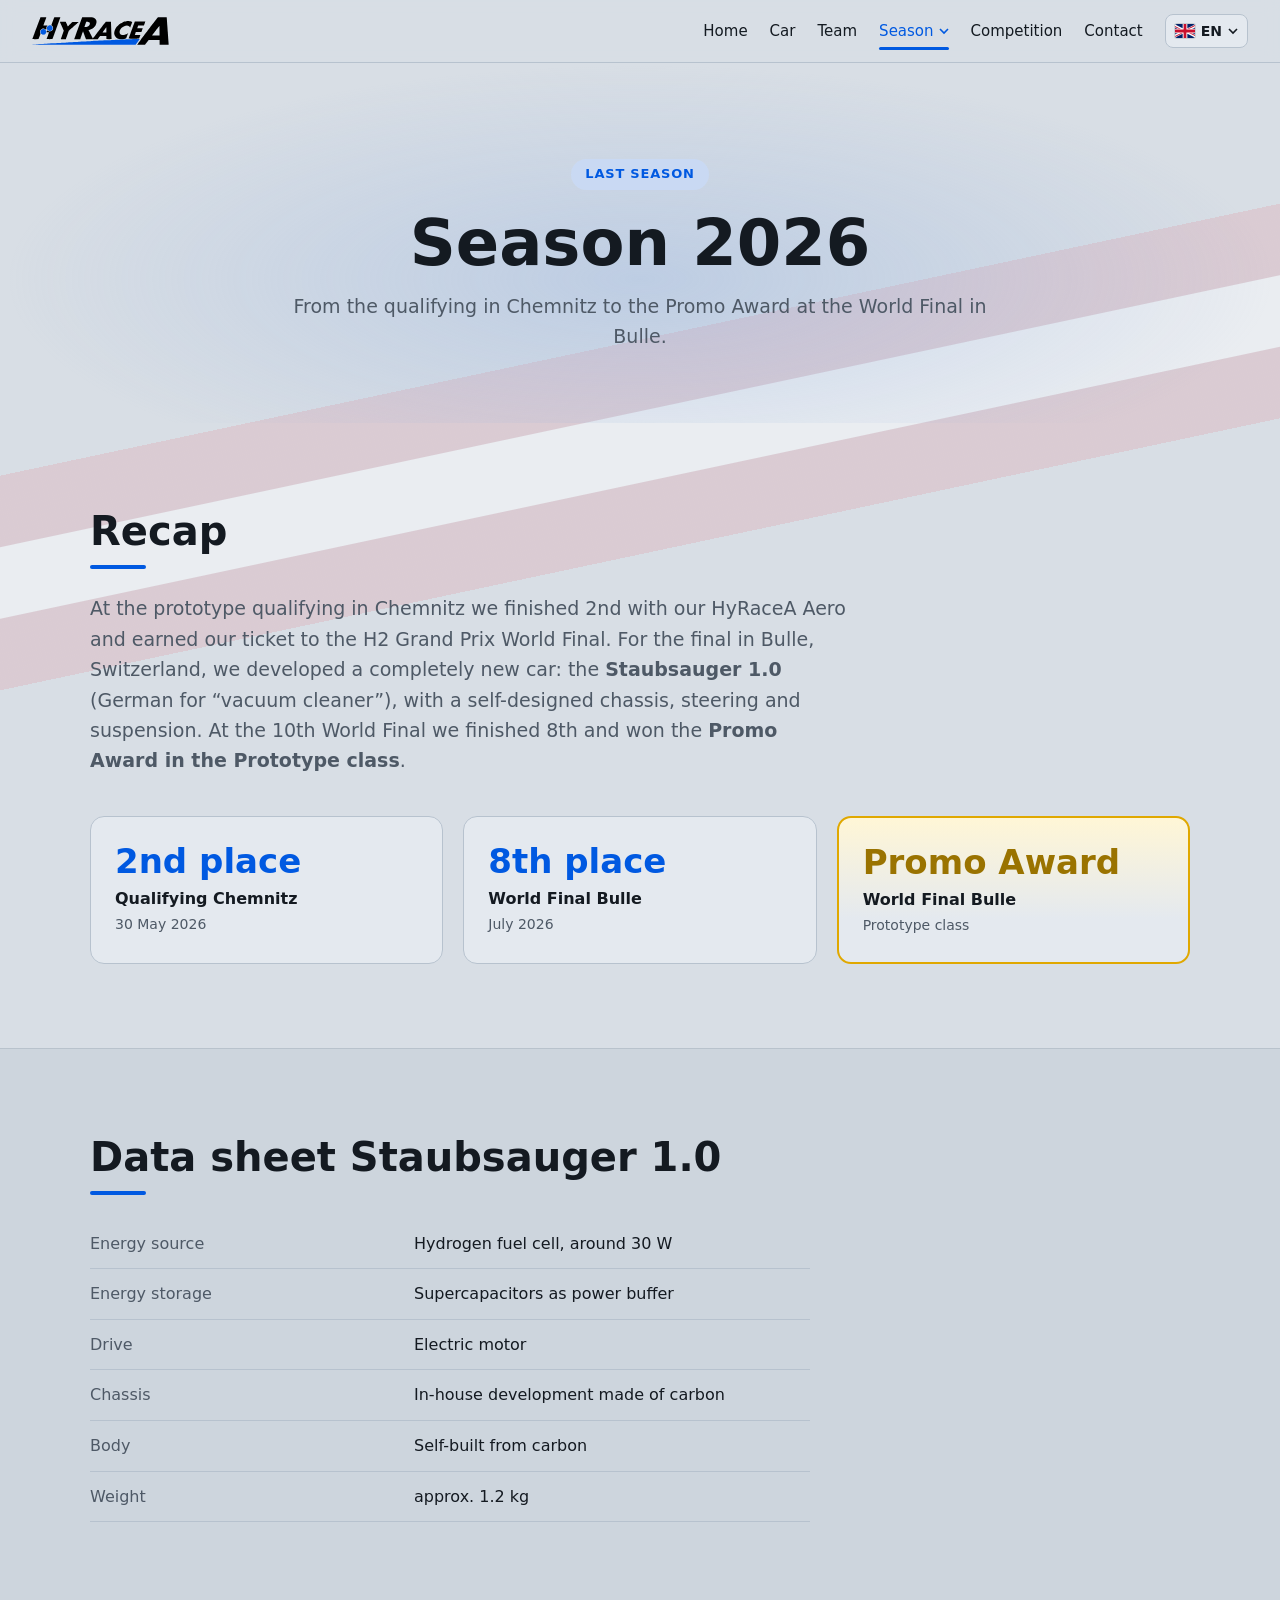
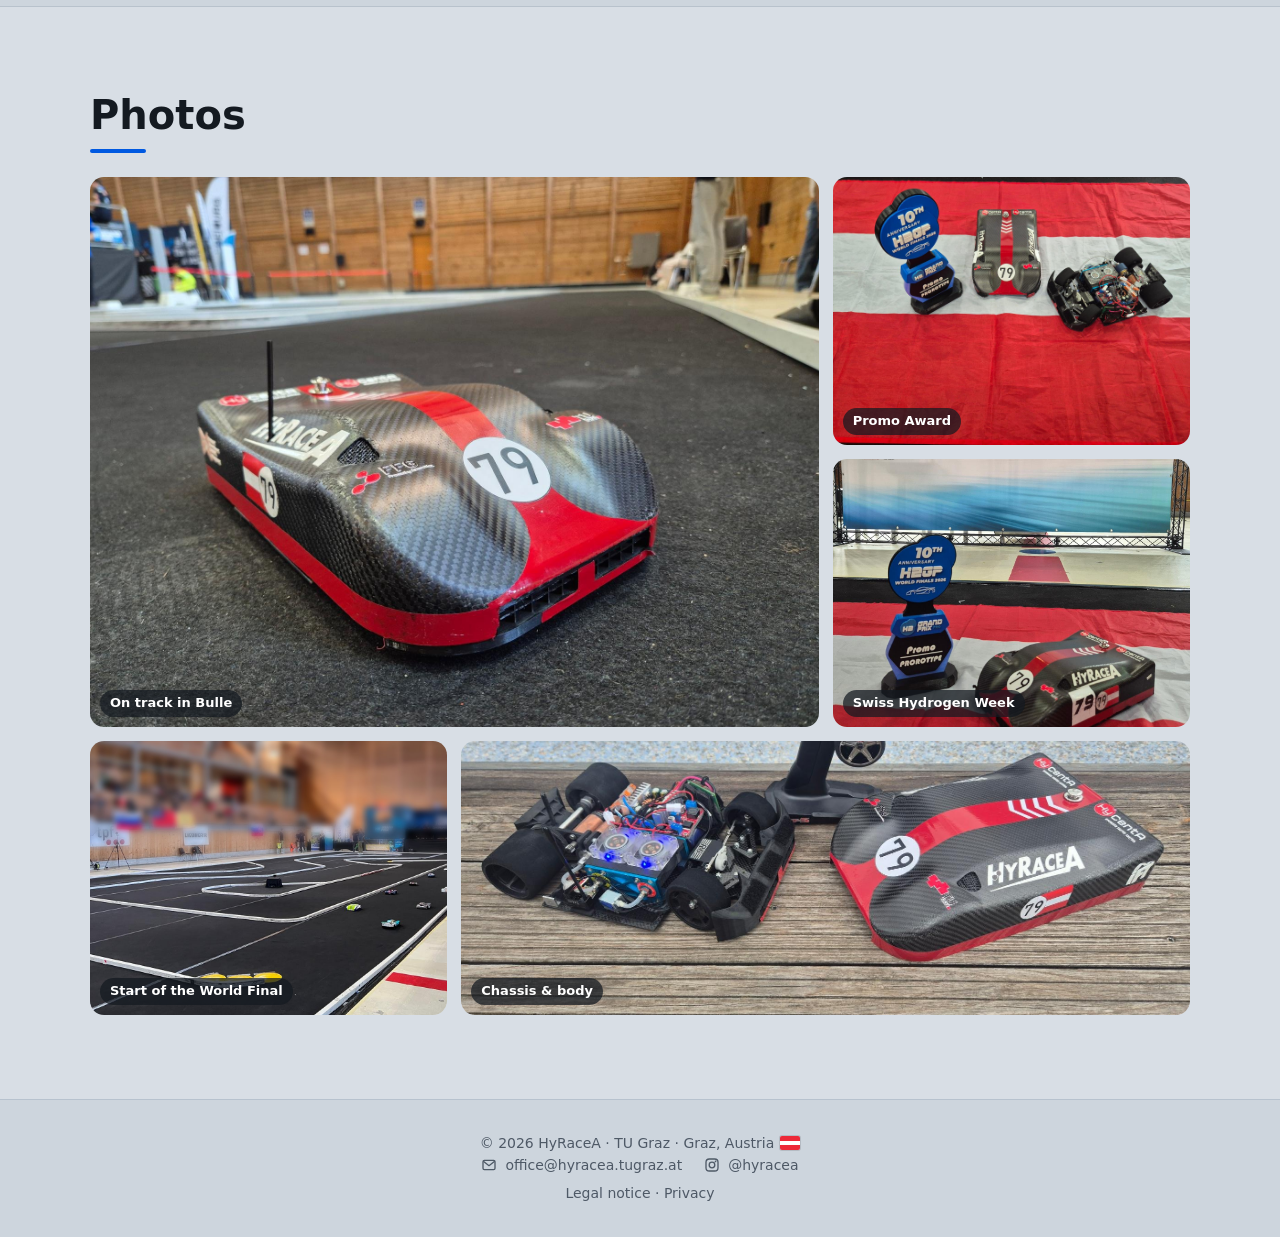
<file: season-2026.html>
<!DOCTYPE html>
<html lang="de">
<head>
  <meta charset="UTF-8">
  <meta name="viewport" content="width=device-width, initial-scale=1.0">
  <!-- Entwurf: nicht in Suchmaschinen aufnehmen. Vor dem echten Livegang entfernen. -->
  <meta name="robots" content="noindex, nofollow">
  <title data-i18n="title.s2026">Saison 2026 | HyRaceA</title>
  <meta name="description" content="Rückblick und Fotos der H2GP-Saison 2026 von HyRaceA.">
  <link rel="icon" href="img/logo-black.svg" type="image/svg+xml">
  <link rel="stylesheet" href="style.css">
  <script src="i18n.js" defer></script>
</head>
<body>

  <header class="nav">
    <a href="index.html" class="nav-logo"><img src="img/logo-black.svg" alt="HyRaceA"></a>
    <div class="nav-right">
      <nav>
        <a href="index.html" data-i18n="nav.home">Start</a>
        <a href="index.html#car" data-i18n="nav.car">Auto</a>
        <a href="index.html#team" data-i18n="nav.team">Team</a>
        <div class="nav-drop active">
          <button class="nav-drop-btn" aria-haspopup="true" aria-expanded="false"><span data-i18n="nav.season">Saison</span><svg viewBox="0 0 10 6"><path d="M1 1l4 4 4-4" fill="none" stroke="currentColor" stroke-width="1.6"/></svg></button>
          <ul class="nav-drop-menu">
            <li><a href="index.html#season">2027</a></li>
            <li><a href="season-2026.html" class="current">2026</a></li>
            <li><a href="season-2025.html">2025</a></li>
          </ul>
        </div>
        <a href="competition.html" data-i18n="nav.comp">Wettbewerb</a>
        <a href="index.html#contact" data-i18n="nav.contact">Kontakt</a>
      </nav>
      <div class="lang">
        <button class="lang-btn" aria-haspopup="true" aria-expanded="false" aria-label="Sprache wählen">
          <span class="flag flag-at"></span><span class="lang-code">DE</span>
          <svg viewBox="0 0 10 6"><path d="M1 1l4 4 4-4" fill="none" stroke="currentColor" stroke-width="1.6"/></svg>
        </button>
        <ul class="lang-menu">
          <li><button data-lang="de"><span class="flag flag-at"></span>Deutsch</button></li>
          <li><button data-lang="en"><span class="flag flag-gb"></span>English</button></li>
        </ul>
      </div>
    </div>
  </header>

  <div class="page-head">
    <span class="badge" data-i18n="badge.last">Letzte Saison</span>
    <h1 data-i18n="nav.s2026">Saison 2026</h1>
    <p data-i18n="s26.lead">Vom Qualifying in Chemnitz bis zum Promo Award beim World Final in Bulle.</p>
  </div>

  <!-- ===== Rückblick ===== -->
  <section>
    <div class="wrap">
      <h2 data-i18n="s26.recap">Rückblick</h2>
      <p class="lead" data-i18n="s26.text">Beim Prototype-Qualifying in Chemnitz sind wir mit unserem HyRaceA Aero auf Platz 2 gefahren und haben uns damit das Ticket für das H2 Grand Prix World Final geholt. Für das Finale in Bulle in der Schweiz haben wir ein komplett neues Auto entwickelt: den <strong>Staubsauger 1.0</strong>, mit selbst konstruiertem Chassis, eigener Lenkung und Federung. Beim 10. World Final sind wir auf Platz 8 gefahren und haben den <strong>Promo Award der Prototype-Klasse</strong> gewonnen.</p>
      <div class="results">
        <div class="result"><strong data-i18n="r.p2">Platz 2</strong><span>Qualifying Chemnitz</span><small data-i18n="r.d26q">30. Mai 2026</small></div>
        <div class="result"><strong data-i18n="r.p8">Platz 8</strong><span>World Final Bulle</span><small data-i18n="r.d26w">Juli 2026</small></div>
        <div class="result award"><strong>Promo Award</strong><span>World Final Bulle</span><small data-i18n="r.proto">Prototype-Klasse</small></div>
      </div>
    </div>
  </section>

  <!-- ===== Datenblatt (bewusst grob gehalten) ===== -->
  <section class="alt">
    <div class="wrap">
      <h2 data-i18n="s26.sheet">Datenblatt Staubsauger 1.0</h2>
      <table class="specs datasheet">
        <tr><td data-i18n="spec.energy">Energiequelle</td><td data-i18n="s26.d1">Wasserstoff-Brennstoffzelle, rund 30 W</td></tr>
        <tr><td data-i18n="spec.storage">Energiespeicher</td><td data-i18n="s26.d2">Superkondensatoren als Leistungspuffer</td></tr>
        <tr><td data-i18n="spec.drive">Antrieb</td><td data-i18n="s26.d3">Elektromotor</td></tr>
        <tr><td data-i18n="spec.chassis">Chassis</td><td data-i18n="s26.d4">Eigenentwicklung aus Carbon</td></tr>
        <tr><td data-i18n="spec.body">Karosserie</td><td data-i18n="s26.d5">Eigenbau aus Carbon</td></tr>
        <tr><td data-i18n="spec.weight">Gewicht</td><td data-i18n="s26.d6">ca. 1,2 kg</td></tr>
      </table>
    </div>
  </section>

  <!-- ===== Fotogalerie =====
       Weitere Fotos in img/season-2026/ legen und einen Platzhalter so ersetzen:
       <figure><img src="img/season-2026/name.jpg" alt="Beschreibung"><figcaption>Text</figcaption></figure>
       -->
  <section>
    <div class="wrap">
      <h2 data-i18n="s26.photos">Fotos</h2>
      <div class="gallery">
        <figure class="big"><img src="img/season-2026/hyracea-strecke.jpg" alt="Staubsauger 1.0 auf der Strecke beim World Final" style="object-position:center 60%"><figcaption data-i18n="s26.f1">Auf der Strecke in Bulle</figcaption></figure>
        <figure><img src="img/season-2026/promo-award-flagge.jpg" alt="Promo-Award, Karosserie und Auto auf der österreichischen Flagge"><figcaption>Promo Award</figcaption></figure>
        <figure><img src="img/season-2026/promo-award-fribourg.jpg" alt="Promo-Award und Auto vor der Swiss Hydrogen Week Wand" style="object-position:center 75%"><figcaption>Swiss Hydrogen Week</figcaption></figure>
        <figure><img src="img/season-2026/world-finals-start.jpg" alt="Rennstrecke beim H2GP World Final 2026" style="object-position:center 65%"><figcaption data-i18n="s26.f4">Start im World Final</figcaption></figure>
        <figure class="wide"><img src="img/season-2026/hyracea-auto-fernsteuerung.jpg" alt="Staubsauger 1.0: Chassis und Karosserie"><figcaption data-i18n="s26.f5">Chassis &amp; Karosserie</figcaption></figure>
      </div>
    </div>
  </section>

  <footer>
    <p>© 2026 HyRaceA · TU Graz · <span class="made-in"><span data-i18n="footer.place">Graz, Österreich</span> <span class="flag flag-at"></span></span></p>
    <p class="footer-links"><a class="icon-link" href="mailto:office@hyracea.tugraz.at"><svg class="ico" viewBox="0 0 24 24" aria-hidden="true"><rect x="3" y="5" width="18" height="14" rx="2" fill="none" stroke="currentColor" stroke-width="2"/><path d="M3.5 6.5l8.5 6.5 8.5-6.5" fill="none" stroke="currentColor" stroke-width="2" stroke-linejoin="round"/></svg><span>office@hyracea.tugraz.at</span></a> <a class="icon-link" href="https://www.instagram.com/hyracea/" target="_blank" rel="noopener"><svg class="ico" viewBox="0 0 24 24" aria-hidden="true"><rect x="3" y="3" width="18" height="18" rx="5" fill="none" stroke="currentColor" stroke-width="2"/><circle cx="12" cy="12" r="4.2" fill="none" stroke="currentColor" stroke-width="2"/><circle cx="17.3" cy="6.7" r="1.3" fill="currentColor"/></svg><span>@hyracea</span></a></p>
    <p><a href="impressum.html" data-i18n="footer.imprint">Impressum</a> · <a href="datenschutz.html" data-i18n="footer.privacy">Datenschutz</a></p>
  </footer>

</body>
</html>
</file>
<file: style.css>
/* ===== Farben & Grundlagen ===== */
:root {
  --bg: #D8DEE5;          /* gedämpftes Grau-Blau, kein reines Weiß */
  --bg-alt: #CCD4DD;      /* jeder zweite Abschnitt etwas dunkler */
  --card: #E4E9EF;        /* Karten heller als der Hintergrund */
  --border: #B7C2CE;
  --text: #141A21;
  --muted: #4E5966;
  --blue: #0059E1;        /* Logo-Blau */
  --blue-dark: #0046B3;
  --blue-soft: #C9D9F3;
  --ink: #111820;
}

* { box-sizing: border-box; margin: 0; padding: 0; }
html { scroll-behavior: smooth; }

body {
  font-family: system-ui, -apple-system, "Segoe UI", Roboto, Arial, sans-serif;
  background: var(--bg);
  color: var(--text);
  line-height: 1.6;
}

a { color: var(--blue); text-decoration: none; }
a:hover { text-decoration: underline; }
img { max-width: 100%; display: block; }

/* ===== Navigation ===== */
.nav {
  position: sticky; top: 0; z-index: 10;
  display: flex; align-items: center; justify-content: space-between; gap: 24px;
  padding: 14px 32px;
  background: rgba(216, 222, 229, 0.94);
  backdrop-filter: blur(8px);
  border-bottom: 1px solid var(--border);
}
.nav-logo img { height: 28px; }
.nav nav { display: flex; gap: 22px; flex-wrap: wrap; }
.nav nav a { color: var(--text); font-size: 15px; font-weight: 500; }
.nav nav a:hover, .nav nav a.active { color: var(--blue); text-decoration: none; }
.nav nav a.highlight {
  background: var(--blue); color: #fff; padding: 4px 14px; border-radius: 999px;
}
.nav nav a.highlight:hover { background: var(--blue-dark); color: #fff; }

/* ===== Startbereich ===== */
.hero {
  min-height: 78vh;
  display: flex; flex-direction: column; align-items: center; justify-content: center;
  text-align: center; padding: 64px 24px;
  background: radial-gradient(ellipse at 50% 55%, #BACCE8 0%, var(--bg) 70%);
}
.hero-logo { width: min(700px, 90vw); }
.hero-tagline { font-size: clamp(22px, 3vw, 32px); font-weight: 700; margin-top: 32px; }
.hero-sub { color: var(--muted); font-size: 18px; margin-top: 6px; }
.buttons { margin-top: 32px; display: flex; gap: 14px; flex-wrap: wrap; justify-content: center; }

.btn {
  display: inline-block; padding: 12px 28px; border-radius: 999px;
  background: var(--blue); color: #fff; font-weight: 600; border: 2px solid var(--blue);
}
.btn:hover { background: var(--blue-dark); border-color: var(--blue-dark); text-decoration: none; }
.btn-outline { background: transparent; color: var(--blue); }
.btn-outline:hover { background: var(--blue); color: #fff; }
.btn-white { background: #fff; color: var(--blue); border-color: #fff; }
.btn-white:hover { background: var(--blue-soft); border-color: var(--blue-soft); }

/* ===== Seitenkopf für Unterseiten ===== */
.page-head {
  padding: 96px 24px 72px; text-align: center;
  background: radial-gradient(ellipse at 50% 80%, #BACCE8 0%, var(--bg) 70%);
}
.page-head.current { background: linear-gradient(135deg, #0059E1 0%, #0A2E6E 100%); color: #fff; }
.page-head.current p { color: #D6E4FB; }
.page-head h1 { font-size: clamp(36px, 6vw, 64px); line-height: 1.1; }
.page-head p { color: var(--muted); font-size: 19px; margin-top: 12px; max-width: 720px; margin-left: auto; margin-right: auto; }
.badge {
  display: inline-block; font-size: 13px; font-weight: 700; letter-spacing: 0.06em; text-transform: uppercase;
  padding: 5px 14px; border-radius: 999px; margin-bottom: 18px;
  background: var(--blue-soft); color: var(--blue);
}
.page-head.current .badge { background: rgba(255,255,255,0.18); color: #fff; }

/* ===== Abschnitte ===== */
section { padding: 84px 24px; }
section.alt { background: var(--bg-alt); border-top: 1px solid var(--border); border-bottom: 1px solid var(--border); }
.wrap { max-width: 1100px; margin: 0 auto; }
h2 { font-size: clamp(28px, 4vw, 40px); margin-bottom: 24px; line-height: 1.2; }
h2::after {
  content: ""; display: block; width: 56px; height: 4px;
  background: var(--blue); margin-top: 10px; border-radius: 2px;
}
.center h2::after { margin-left: auto; margin-right: auto; }
h3 { font-size: 19px; margin-bottom: 4px; }
.lead { font-size: 19px; color: var(--muted); max-width: 760px; margin-bottom: 40px; }
.center { text-align: center; }
.note { margin-top: 32px; color: var(--muted); }

/* ===== Aktuelle Saison – Hervorhebung auf der Startseite ===== */
.season-band {
  background: linear-gradient(135deg, #0059E1 0%, #0A2E6E 100%);
  color: #fff; padding: 72px 24px;
}
.season-band .badge { background: rgba(255,255,255,0.18); color: #fff; }
.season-band h2::after { background: #fff; }
.season-band .lead { color: #D6E4FB; }
.season-facts { display: grid; grid-template-columns: repeat(3, 1fr); gap: 20px; margin-bottom: 36px; }
.season-facts div {
  background: rgba(255,255,255,0.1); border: 1px solid rgba(255,255,255,0.2);
  border-radius: 14px; padding: 24px;
}
.season-facts span { display: block; font-size: 14px; color: #BFD4F8; text-transform: uppercase; letter-spacing: 0.05em; }
.season-facts strong { font-size: 22px; }

/* ===== Raster & Karten ===== */
.grid { display: grid; gap: 20px; }
.grid.two { grid-template-columns: repeat(2, 1fr); }
.grid.three { grid-template-columns: repeat(3, 1fr); }
.grid.four { grid-template-columns: repeat(4, 1fr); }

.card {
  background: var(--card); border: 1px solid var(--border); border-radius: 14px; padding: 28px;
}
.card p { color: var(--muted); }
.card-num { font-size: 40px; font-weight: 800; color: var(--blue); line-height: 1.2; }

/* ===== Platzhalter für Bilder ===== */
.ph {
  border-radius: 14px; border: 2px dashed #9AA8B8; background: #C6CFD9;
  color: var(--muted); display: flex; align-items: center; justify-content: center;
  text-align: center; font-size: 15px; padding: 12px;
}
.ph.photo { aspect-ratio: 4 / 3; }
.ph.wide { aspect-ratio: 16 / 9; }
.ph.logo { height: 110px; }

/* ===== Auto ===== */
.split { display: grid; grid-template-columns: 1fr 1fr; gap: 40px; align-items: center; }
.specs { width: 100%; border-collapse: collapse; margin-top: 20px; }
.specs td { padding: 12px 0; border-bottom: 1px solid var(--border); }
.specs td:first-child { color: var(--muted); width: 45%; }

/* ===== Team ===== */
.person {
  background: var(--card); border: 1px solid var(--border); border-radius: 14px;
  padding: 26px 18px; text-align: center;
}
.avatar { width: 96px; height: 96px; border-radius: 50%; background: #BAC5D1; margin: 0 auto 14px; }
.person p { color: var(--muted); font-size: 15px; }
.person.coach .avatar { background: var(--blue-soft); }
.subhead { font-size: 22px; margin: 48px 0 20px; }

/* ===== Galerie ===== */
.gallery { display: grid; grid-template-columns: repeat(3, 1fr); gap: 14px; }
.gallery .big { grid-column: span 2; grid-row: span 2; aspect-ratio: auto; }

/* ===== Zeitleiste / Rennkalender ===== */
.timeline { list-style: none; border-left: 3px solid var(--blue-soft); margin-left: 8px; }
.timeline li { position: relative; padding: 0 0 28px 28px; }
.timeline li::before {
  content: ""; position: absolute; left: -10px; top: 6px;
  width: 17px; height: 17px; border-radius: 50%; background: var(--bg); border: 3px solid var(--blue);
}
.timeline li.done::before { background: var(--blue); }
.timeline .date { font-size: 14px; font-weight: 700; color: var(--blue); text-transform: uppercase; letter-spacing: 0.04em; }
.timeline p { color: var(--muted); }

/* ===== Fortschritt ===== */
.progress-item { margin-bottom: 18px; }
.progress-item .label { display: flex; justify-content: space-between; font-weight: 600; margin-bottom: 6px; }
.progress-item .label span { color: var(--muted); font-weight: 500; }
.bar { height: 10px; border-radius: 999px; background: #B9C4D0; overflow: hidden; }
.bar div { height: 100%; background: var(--blue); border-radius: 999px; }

/* ===== Saison-Teaser ===== */
.teaser { display: grid; grid-template-columns: 1.2fr 1fr; gap: 40px; align-items: center; }
.teaser .mini-gallery { display: grid; grid-template-columns: 1fr 1fr; gap: 12px; }

/* ===== Kontakt & Fußzeile ===== */
#contact p { font-size: 19px; margin-top: 8px; }
footer {
  padding: 32px 24px; text-align: center; color: var(--muted); font-size: 14px;
  border-top: 1px solid var(--border); background: var(--bg-alt);
}
footer a { color: var(--muted); }

/* ===== Handy ===== */
@media (max-width: 860px) {
  .nav { padding: 12px 16px; flex-direction: column; gap: 10px; }
  .nav nav { justify-content: center; gap: 14px; }
  .grid.three, .split, .teaser, .season-facts { grid-template-columns: 1fr; }
  .grid.four, .grid.two { grid-template-columns: 1fr 1fr; }
  .gallery { grid-template-columns: 1fr 1fr; }
  section { padding: 64px 16px; }
}

/* ===== Team-Raster (zentriert, egal wie viele) ===== */
.team-grid { display: flex; flex-wrap: wrap; justify-content: center; gap: 20px; }
.team-grid .person { width: 240px; }
@media (max-width: 860px) { .team-grid .person { width: calc(50% - 10px); } }

/* ===== Flaggen (als Grafik, damit sie auch unter Windows angezeigt werden) ===== */
.flag {
  display: inline-block; width: 20px; height: 14px; border-radius: 2px; vertical-align: -2px;
  box-shadow: 0 0 0 1px rgba(0,0,0,0.12); background-size: cover; background-position: center; flex-shrink: 0;
}
.flag-at { background: linear-gradient(#ED2939 33.3%, #fff 33.3% 66.6%, #ED2939 66.6%); }
.flag-gb {
  background-image: url("data:image/svg+xml,%3Csvg xmlns='http://www.w3.org/2000/svg' viewBox='0 0 60 30'%3E%3CclipPath id='t'%3E%3Cpath d='M30,15h30v15zv15h-30zh-30v-15zv-15h30z'/%3E%3C/clipPath%3E%3Cpath d='M0,0v30h60v-30z' fill='%23012169'/%3E%3Cpath d='M0,0L60,30M60,0L0,30' stroke='%23fff' stroke-width='6'/%3E%3Cpath d='M0,0L60,30M60,0L0,30' clip-path='url(%23t)' stroke='%23C8102E' stroke-width='4'/%3E%3Cpath d='M30,0v30M0,15h60' stroke='%23fff' stroke-width='10'/%3E%3Cpath d='M30,0v30M0,15h60' stroke='%23C8102E' stroke-width='6'/%3E%3C/svg%3E");
}

/* ===== Sprachauswahl ===== */
.nav-right { display: flex; align-items: center; gap: 22px; }
.lang { position: relative; }
.lang-btn {
  display: flex; align-items: center; gap: 6px; cursor: pointer;
  font: inherit; font-size: 14px; font-weight: 600; color: var(--text);
  background: var(--card); border: 1px solid var(--border); border-radius: 8px; padding: 5px 9px;
}
.lang-btn:hover { border-color: var(--blue); }
.lang-btn svg { width: 10px; height: 10px; transition: transform 0.15s; }
.lang.open .lang-btn svg { transform: rotate(180deg); }
.lang-menu {
  display: none; position: absolute; right: 0; top: calc(100% + 6px); min-width: 140px;
  list-style: none; background: var(--card); border: 1px solid var(--border); border-radius: 10px;
  padding: 6px; box-shadow: 0 8px 24px rgba(20, 26, 33, 0.15);
}
.lang.open .lang-menu { display: block; }
.lang-menu button {
  display: flex; align-items: center; gap: 10px; width: 100%; cursor: pointer;
  font: inherit; font-size: 15px; color: var(--text); background: none; border: 0;
  padding: 8px 10px; border-radius: 6px; text-align: left;
}
.lang-menu button:hover { background: var(--blue-soft); }
.lang-menu button.current { font-weight: 700; color: var(--blue); }
@media (max-width: 860px) { .nav-right { flex-direction: column; gap: 10px; } }

/* ===== Echte Fotos in der Galerie ===== */
.gallery img {
  width: 100%; height: 100%; object-fit: cover; border-radius: 14px;
  aspect-ratio: 4 / 3; background: var(--card);
}
.gallery img.big { grid-column: span 2; grid-row: span 2; aspect-ratio: auto; }
.gallery figure { margin: 0; position: relative; }
.gallery figure.big { grid-column: span 2; grid-row: span 2; }
.gallery figure.big img { aspect-ratio: auto; height: 100%; }
.gallery figcaption {
  position: absolute; left: 10px; bottom: 10px; font-size: 13px; font-weight: 600;
  background: rgba(20, 26, 33, 0.72); color: #fff; padding: 3px 10px; border-radius: 999px;
}

/* ===== Über uns (kurz) ===== */
.about-text { font-size: 21px; max-width: 820px; margin: 0 auto; text-align: center; }

/* ===== Big Boss ===== */
.person { position: relative; }
.boss-badge {
  position: absolute; top: 12px; right: 12px;
  background: var(--blue); color: #fff; font-size: 12px; font-weight: 800;
  letter-spacing: 0.05em; text-transform: uppercase; padding: 3px 10px; border-radius: 999px;
}
.person.boss { border: 2px solid var(--blue); }
.team-label { font-size: 22px; margin: 8px 0 20px; }
.team-label:not(:first-of-type) { margin-top: 48px; }
.timeline-wrap { max-width: 640px; }

/* ===== Wettbewerbsseite ===== */
.steps { display: grid; grid-template-columns: repeat(3, 1fr); gap: 20px; counter-reset: step; }
.step { background: var(--card); border: 1px solid var(--border); border-radius: 14px; padding: 28px; }
.step::before {
  counter-increment: step; content: counter(step);
  display: flex; align-items: center; justify-content: center;
  width: 40px; height: 40px; border-radius: 50%; background: var(--blue); color: #fff;
  font-weight: 800; margin-bottom: 14px;
}
.step p, .award p { color: var(--muted); }
.stat-row { display: grid; grid-template-columns: repeat(4, 1fr); gap: 20px; }
.stat { text-align: center; background: var(--card); border: 1px solid var(--border); border-radius: 14px; padding: 24px 12px; }
.stat strong { display: block; font-size: 40px; font-weight: 800; color: var(--blue); line-height: 1.2; }
.stat span { color: var(--muted); }
.award { background: var(--card); border: 1px solid var(--border); border-radius: 14px; padding: 22px; }
.award h3 { color: var(--blue); }
.award.main { border: 2px solid var(--blue); }
.rules { list-style: none; columns: 2; column-gap: 40px; }
.rules li { padding: 10px 0 10px 28px; border-bottom: 1px solid var(--border); break-inside: avoid; position: relative; }
.rules li::before { content: "✓"; position: absolute; left: 4px; color: var(--blue); font-weight: 800; }
.rules li.no::before { content: "✕"; color: #C0392B; }
.source { font-size: 14px; color: var(--muted); margin-top: 24px; }
@media (max-width: 860px) {
  .steps { grid-template-columns: 1fr; }
  .stat-row { grid-template-columns: 1fr 1fr; }
  .rules { columns: 1; }
}

footer .made-in { display: inline-flex; align-items: center; gap: 6px; }

/* ===== Datenblatt 2026 ===== */
.datasheet { max-width: 720px; }

/* ===== Rechtstexte ===== */
.legal { max-width: 820px; }
.legal h2 { font-size: 26px; margin-top: 40px; }
.legal h2::after { display: none; }
.legal h2:first-child { margin-top: 0; }
.legal p, .legal li { margin-bottom: 10px; }
.legal ul { padding-left: 22px; }
.legal .ph-text { background: #F3E3A6; padding: 0 4px; border-radius: 3px; }
.lang-note:empty { display: none; }
.lang-note { background: var(--blue-soft); padding: 12px 16px; border-radius: 10px; margin-bottom: 24px; }

/* ===== Rot-weiß-roter Streifen im Hintergrund ===== */
.bg-stripe {
  position: fixed; z-index: -1; pointer-events: none;
  left: -25vw; width: 150vw; top: 38vh; height: 210px;
  transform: rotate(-12deg);
  background: linear-gradient(
    rgba(237, 41, 57, 0.10) 0 33.3%,
    rgba(255, 255, 255, 0.45) 33.3% 66.6%,
    rgba(237, 41, 57, 0.10) 66.6% 100%);
  will-change: transform;
}
/* Abschnitte durchscheinend, damit der Streifen sichtbar bleibt */
body { position: relative; z-index: 0; }
section.alt { background: rgba(170, 182, 196, 0.22); border-color: rgba(120, 135, 152, 0.25); }
.hero, .page-head:not(.current) { background: radial-gradient(ellipse at 50% 60%, rgba(150, 180, 225, 0.40) 0%, rgba(150, 180, 225, 0) 70%); }
.nav { background: rgba(216, 222, 229, 0.88); }
footer { background: rgba(170, 182, 196, 0.22); }

/* Initialen in den Team-Kreisen */
.avatar {
  display: flex; align-items: center; justify-content: center;
  font-size: 36px; font-weight: 800; color: var(--muted);
}
.person.boss .avatar { background: var(--blue); color: #fff; }

.gallery figure.wide { grid-column: span 2; }
.gallery figure.wide img { aspect-ratio: 8 / 3; object-position: center 70%; }

/* ===== Big Boss mit Krone (gleich groß wie die anderen Karten) ===== */
.person.boss { padding-top: 40px; background: linear-gradient(180deg, #FFF6D6 0%, var(--card) 60%); border: 2px solid #E0A800; box-shadow: 0 8px 24px rgba(224, 168, 0, 0.22); }
.person.boss .boss-badge { background: #E0A800; color: #2B2100; }
.avatar-wrap { position: relative; width: 96px; margin: 0 auto 14px; }
.person.boss .avatar { background: var(--blue); color: #fff; box-shadow: 0 0 0 4px #F5C518; margin: 0; }
.crown { position: absolute; width: 56px; left: 50%; top: -34px; transform: translateX(-50%) rotate(-12deg); filter: drop-shadow(0 2px 2px rgba(0,0,0,0.25)); }
.team-grid { align-items: stretch; }
.person.boss .boss-badge { right: auto; left: 12px; }

/* Sprungziele nicht unter der fixierten Navigation verstecken */
section[id] { scroll-margin-top: 72px; }

/* ===== Kontakt mit Symbolen ===== */
.icon-link { display: inline-flex; align-items: center; gap: 8px; }
.ico { width: 20px; height: 20px; flex-shrink: 0; }
.contact-list { list-style: none; display: inline-flex; flex-direction: column; align-items: flex-start; gap: 14px; font-size: 19px; }
.contact-list .ico { width: 24px; height: 24px; }
.footer-links { display: flex; justify-content: center; gap: 22px; flex-wrap: wrap; margin-bottom: 6px; }
.footer-links .ico { width: 16px; height: 16px; }

/* ===== Saison-Dropdown in der Navigation ===== */
.nav-drop { position: relative; }
.nav-drop-btn {
  display: inline-flex; align-items: center; gap: 5px; cursor: pointer;
  font: inherit; font-size: 15px; font-weight: 500; color: var(--text); background: none; border: 0; padding: 0;
}
.nav-drop-btn svg { width: 10px; height: 10px; transition: transform 0.15s; }
.nav-drop-btn:hover, .nav-drop.active .nav-drop-btn { color: var(--blue); }
.nav-drop-menu {
  display: none; position: absolute; left: 50%; transform: translateX(-50%); top: calc(100% + 10px);
  min-width: 150px; list-style: none; background: var(--card); border: 1px solid var(--border);
  border-radius: 10px; padding: 6px; box-shadow: 0 8px 24px rgba(20, 26, 33, 0.15); z-index: 20;
}
.nav-drop-menu::before { content: ""; position: absolute; left: 0; right: 0; top: -12px; height: 12px; }
.nav-drop:hover .nav-drop-menu, .nav-drop.open .nav-drop-menu, .nav-drop:focus-within .nav-drop-menu { display: block; }
.nav-drop:hover .nav-drop-btn svg, .nav-drop.open .nav-drop-btn svg { transform: rotate(180deg); }
.nav-drop-menu a { display: block; padding: 8px 12px; border-radius: 6px; white-space: nowrap; }
.nav-drop-menu a:hover { background: var(--blue-soft); text-decoration: none; }
.nav-drop-menu a.current { color: var(--blue); font-weight: 700; }

/* ===== Ergebnis-Kacheln ===== */
.results { display: grid; grid-template-columns: repeat(3, 1fr); gap: 20px; margin-top: 8px; }
.result { background: var(--card); border: 1px solid var(--border); border-radius: 14px; padding: 24px; }
.result strong { display: block; font-size: 34px; font-weight: 800; color: var(--blue); line-height: 1.2; }
.result span { display: block; font-weight: 600; margin-top: 4px; }
.result small { color: var(--muted); font-size: 14px; }
.result.award { border: 2px solid #E0A800; background: linear-gradient(180deg, #FFF6D6 0%, var(--card) 70%); }
.result.award strong { color: #9A7300; }
.gallery.two { grid-template-columns: 1fr 1fr; }
@media (max-width: 860px) { .results { grid-template-columns: 1fr; } }

/* ===== Blauer Balken unter dem aktiven Menüpunkt ===== */
.nav nav a, .nav-drop-btn { position: relative; }
.nav nav > a.active::after, .nav-drop.active > .nav-drop-btn::after {
  content: ""; position: absolute; left: 0; right: 0; bottom: -7px; height: 3px;
  border-radius: 2px; background: var(--blue);
}
.nav-drop.active > .nav-drop-btn { color: var(--blue); }
.nav nav > a::after, .nav-drop > .nav-drop-btn::after { transition: opacity 0.2s; }

/* ===== Kompakter Kopfbereich am Handy ===== */
@media (max-width: 860px) {
  .nav { flex-direction: row; flex-wrap: wrap; align-items: center; padding: 10px 14px 8px; gap: 6px; }
  .nav-logo img { height: 22px; }
  .nav-right { width: 100%; flex-direction: row; gap: 0; }
  .nav nav { width: 100%; justify-content: space-between; flex-wrap: nowrap; gap: 8px; }
  .nav nav > a, .nav-drop-btn { font-size: 14px; white-space: nowrap; }
  .nav nav > a.active::after, .nav-drop.active > .nav-drop-btn::after { bottom: -5px; }
  .lang { position: absolute; top: 8px; right: 14px; }
  .lang-btn { padding: 3px 7px; font-size: 13px; }
  .nav-drop-menu { left: 0; transform: none; }
  section[id] { scroll-margin-top: 90px; }
}
@media (max-width: 360px) {
  .nav { padding-left: 10px; padding-right: 10px; }
  .nav nav { gap: 4px; }
  .nav nav > a, .nav-drop-btn { font-size: 12px; }
  .nav-drop-btn svg { width: 8px; height: 8px; }
}
/* "Saison" auf gleicher Höhe wie die anderen Menüpunkte */
.nav nav { align-items: center; }
.nav-drop { display: flex; align-items: center; }
.nav-drop-btn { line-height: 1.6; }
</file>
